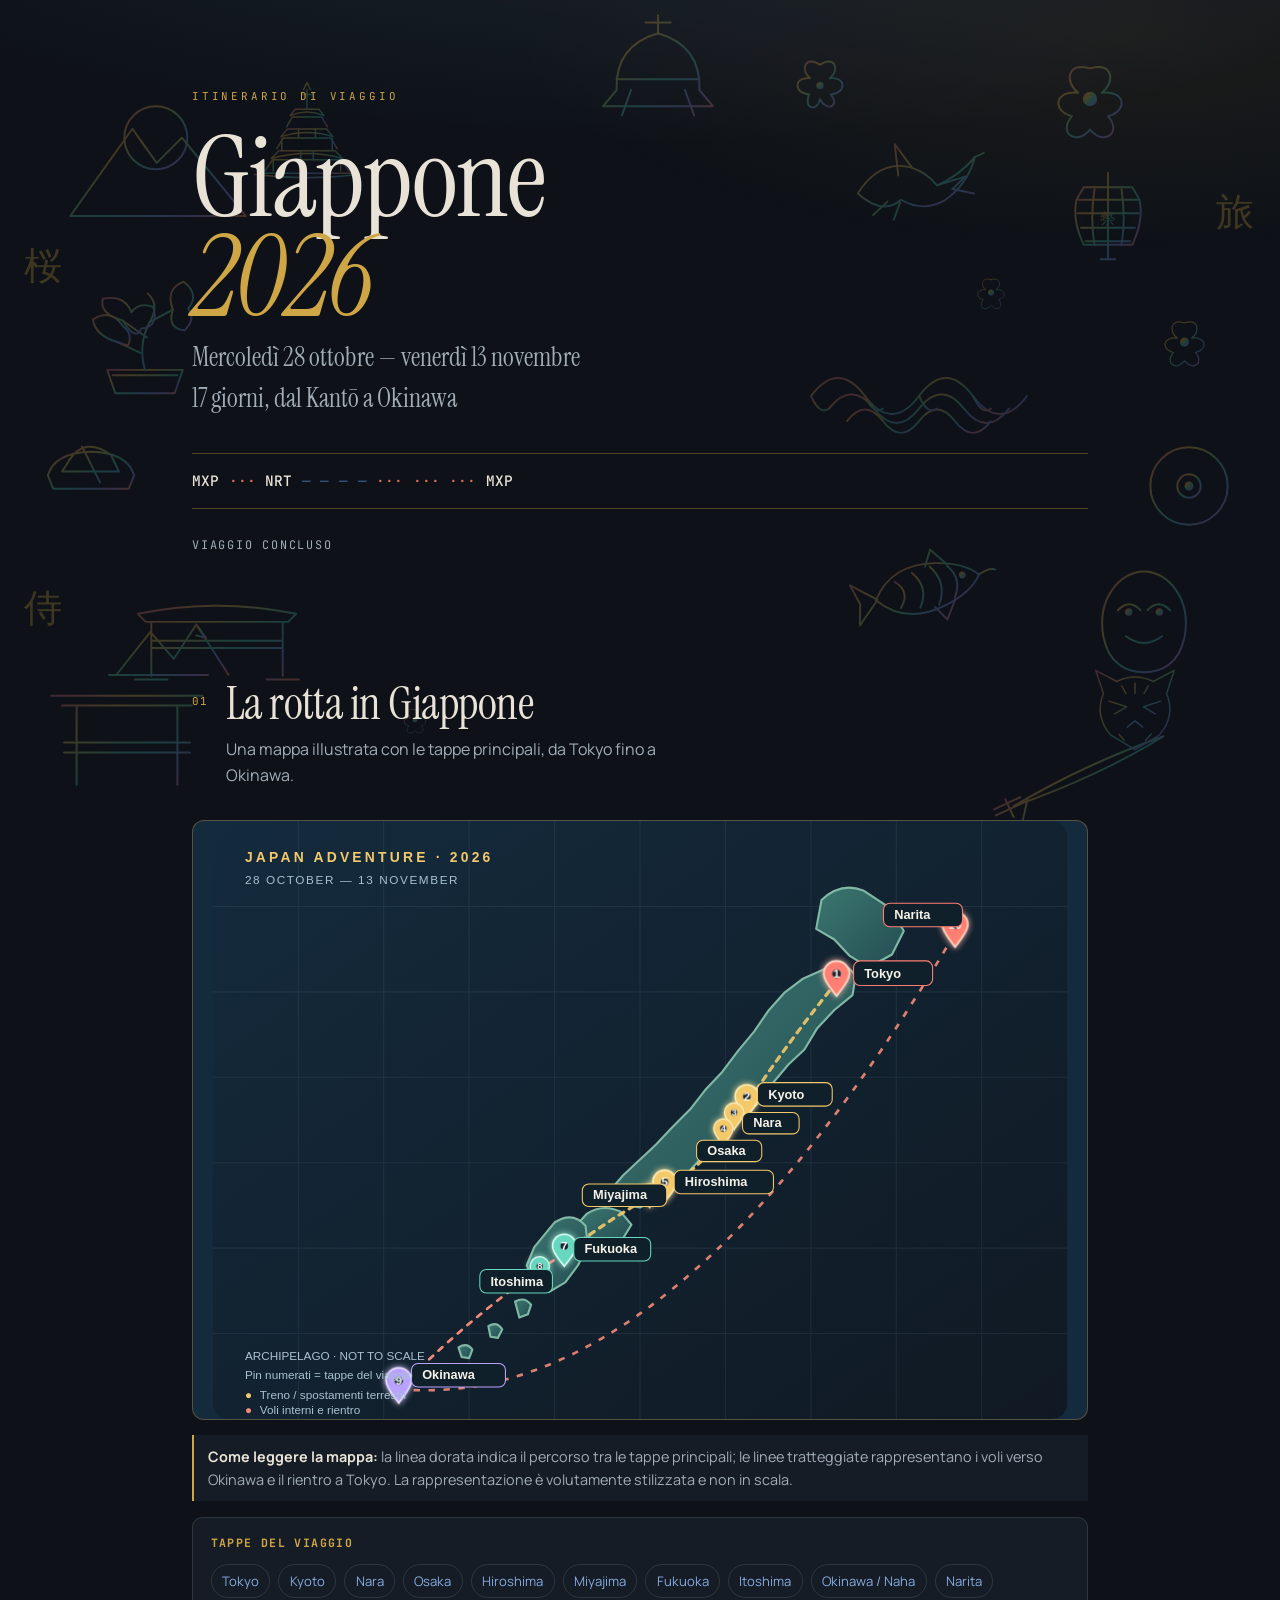
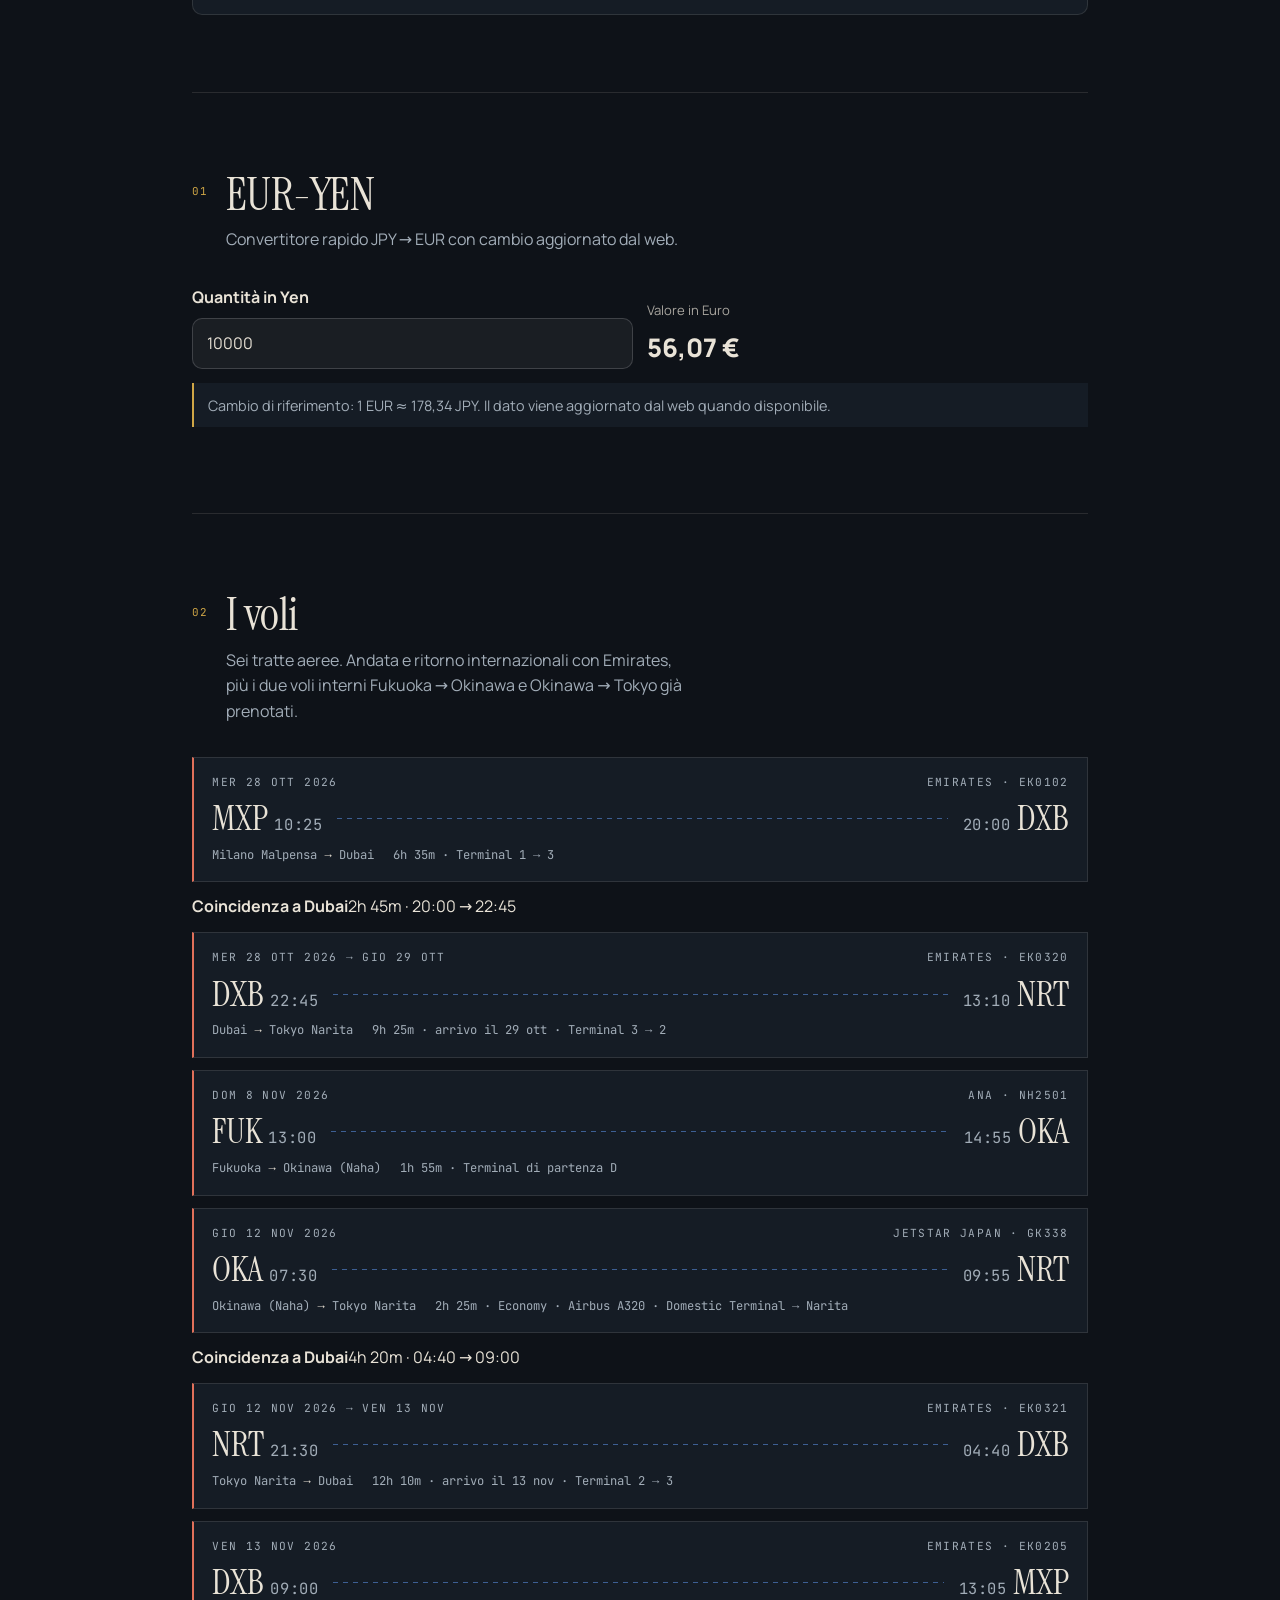
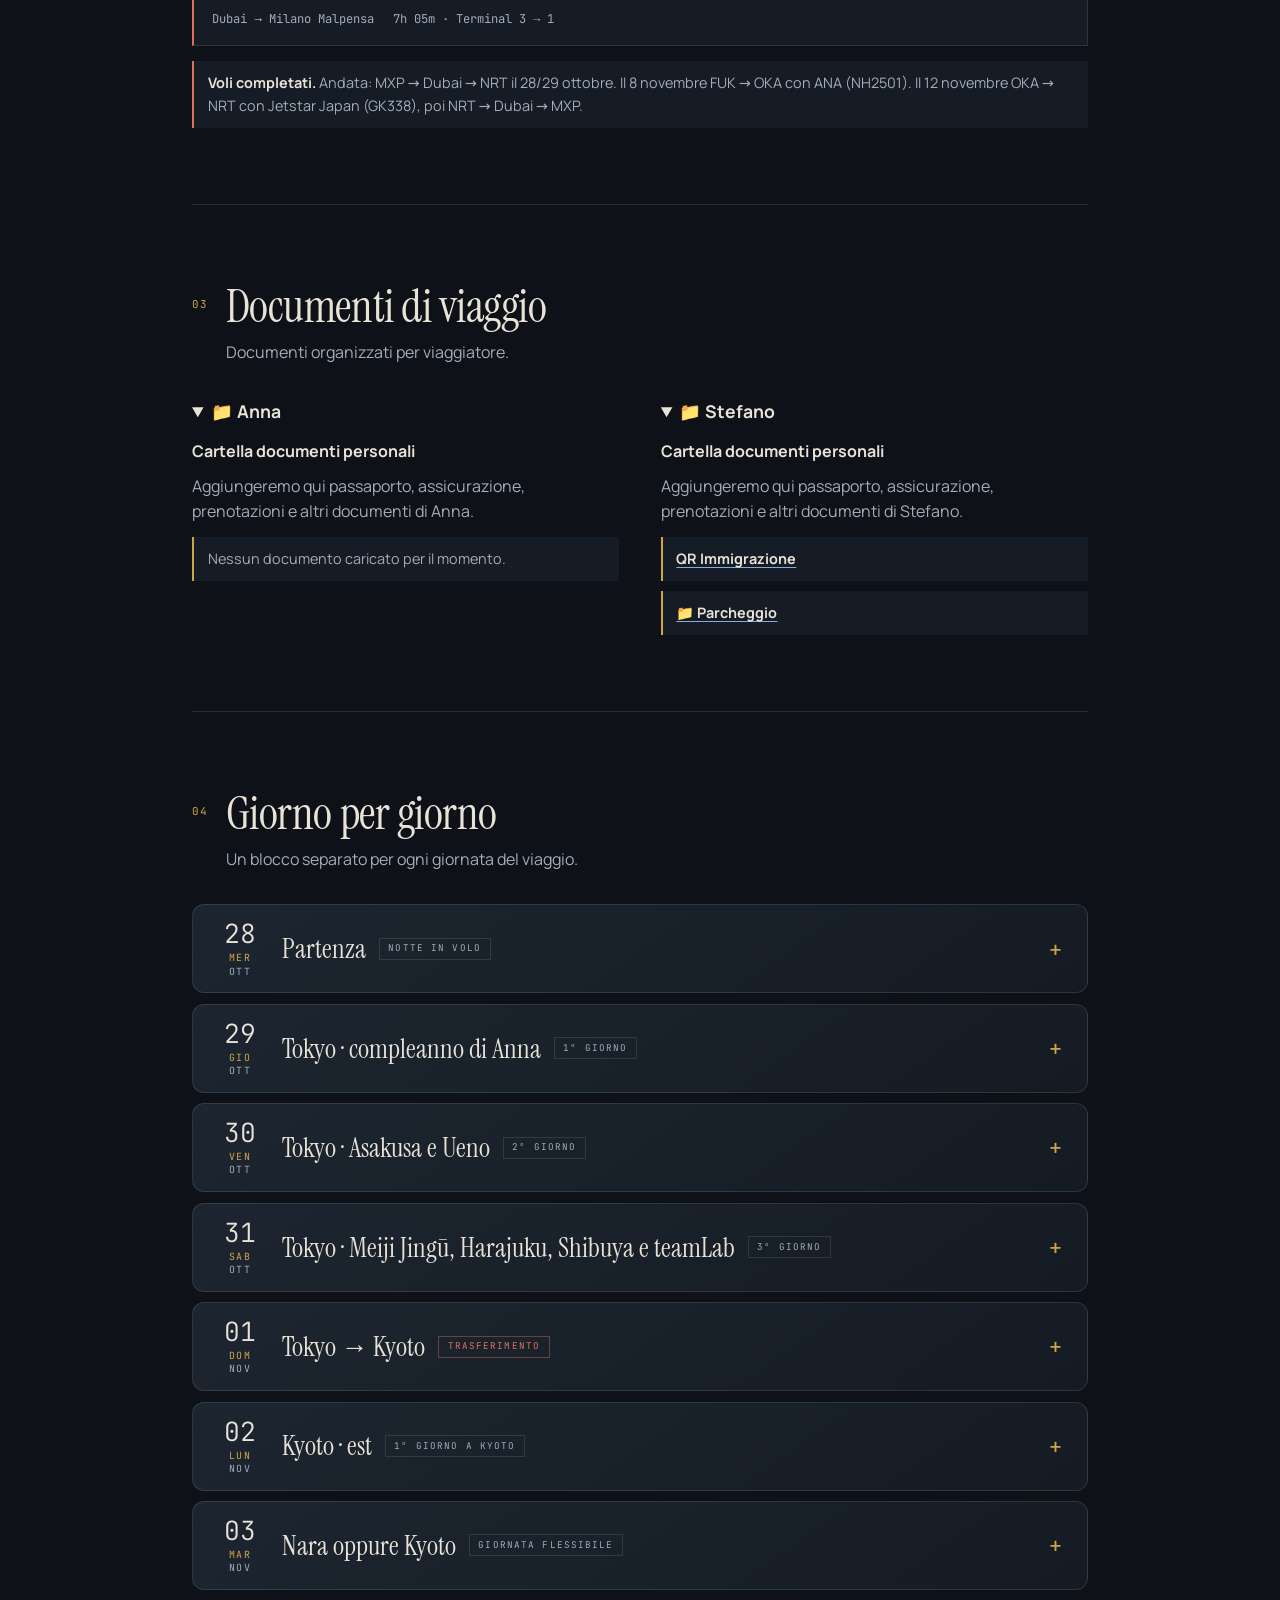
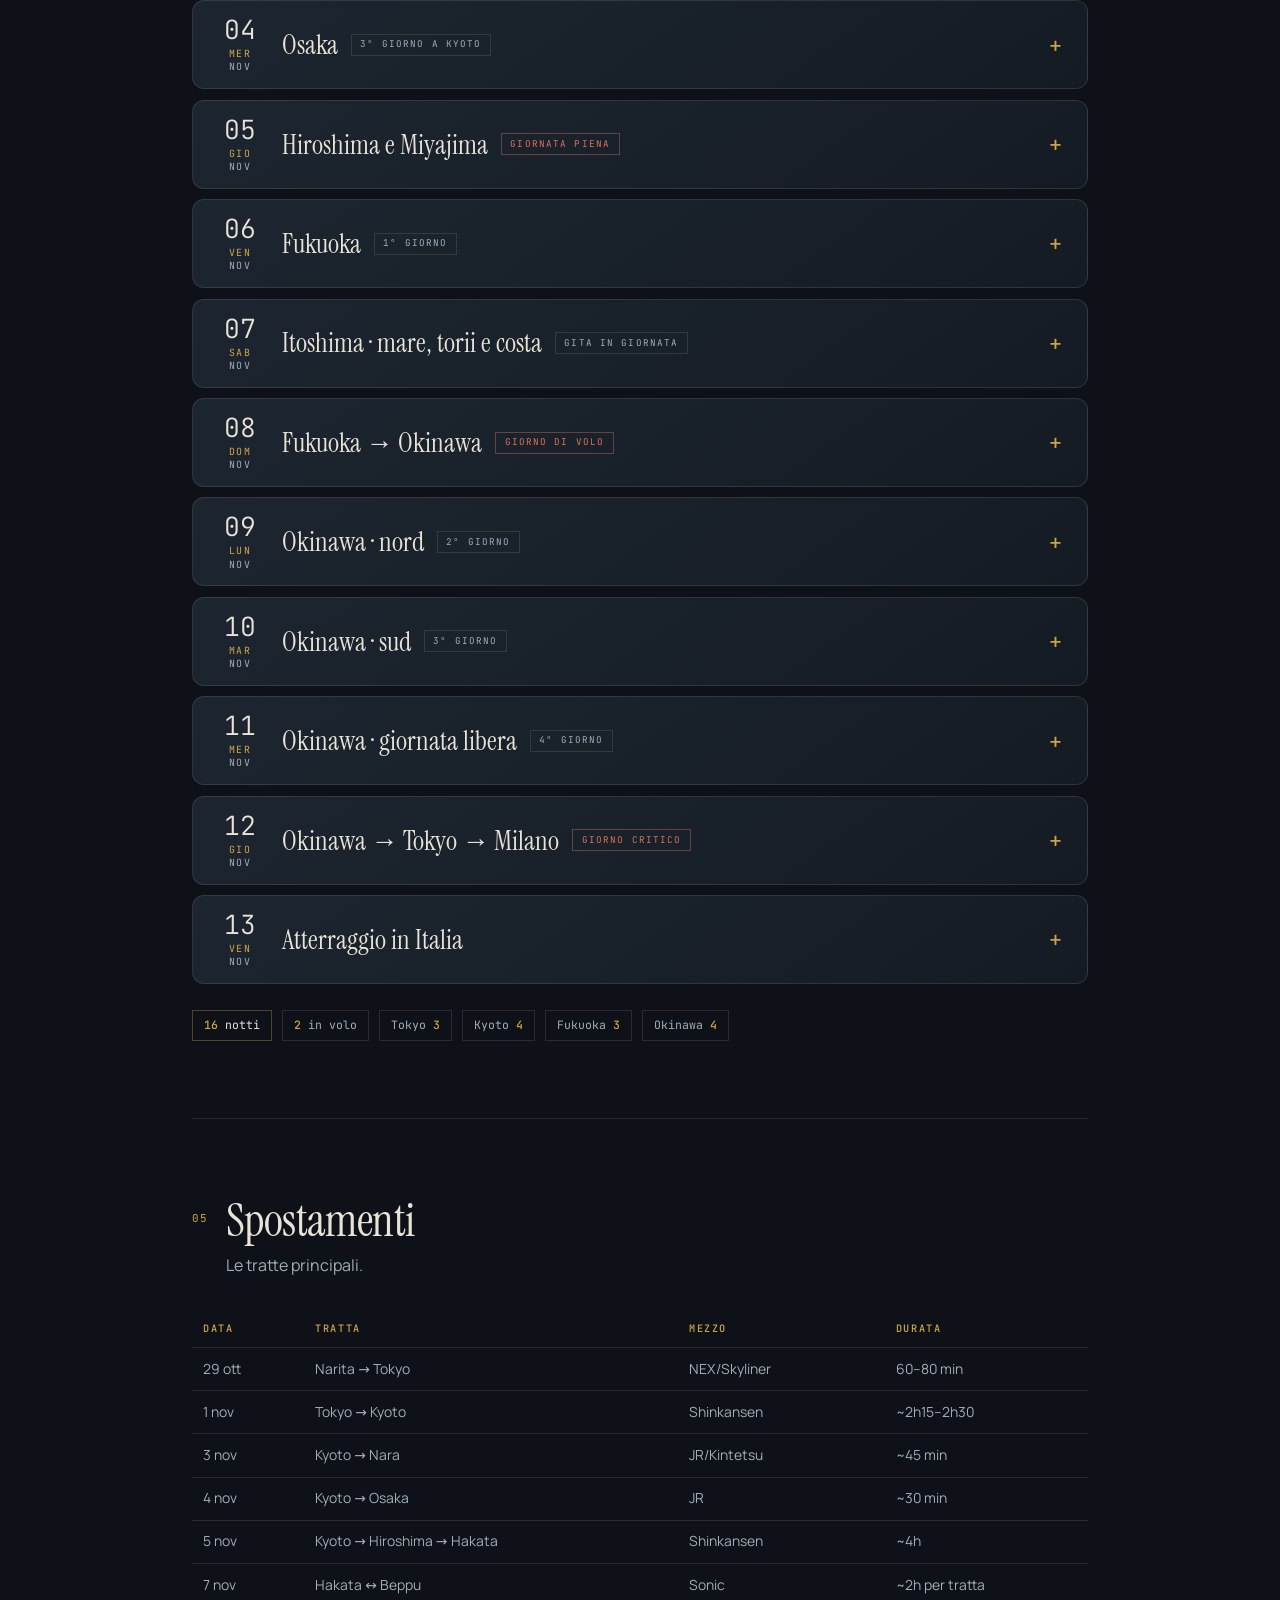
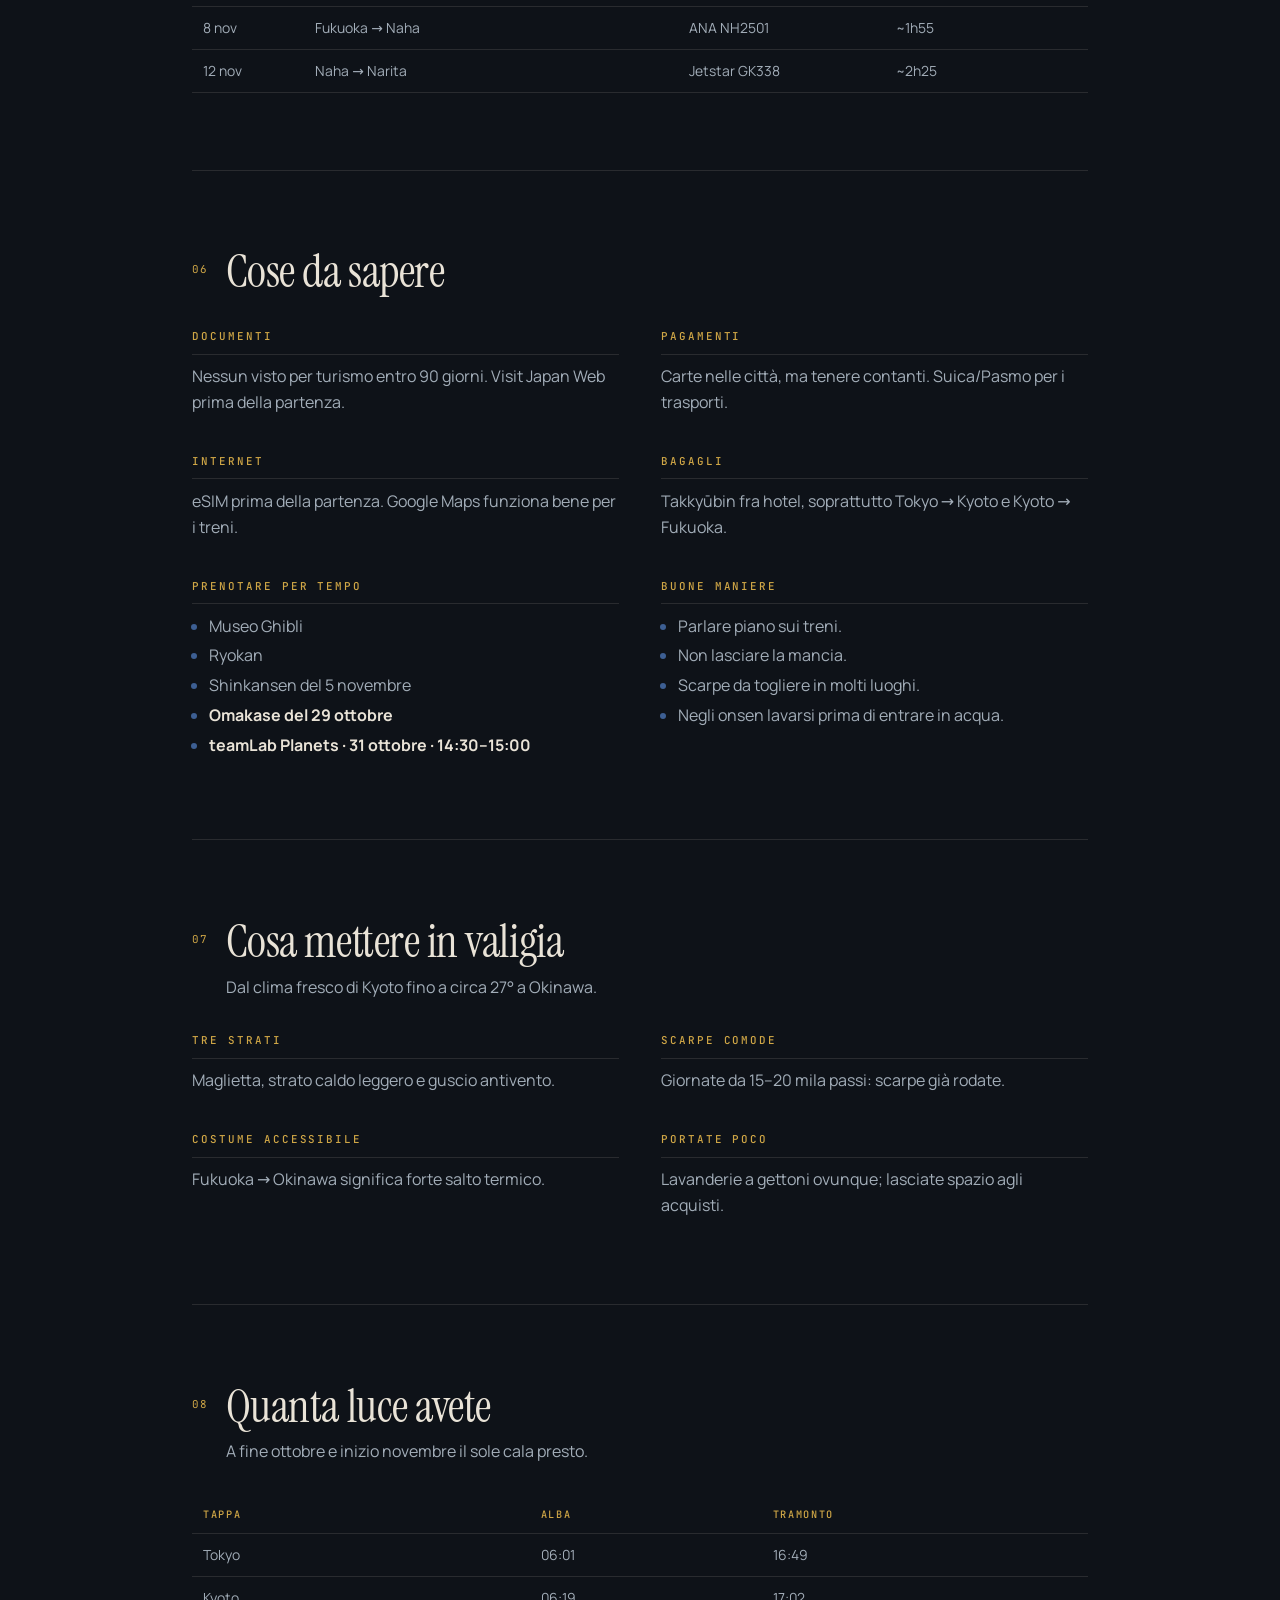
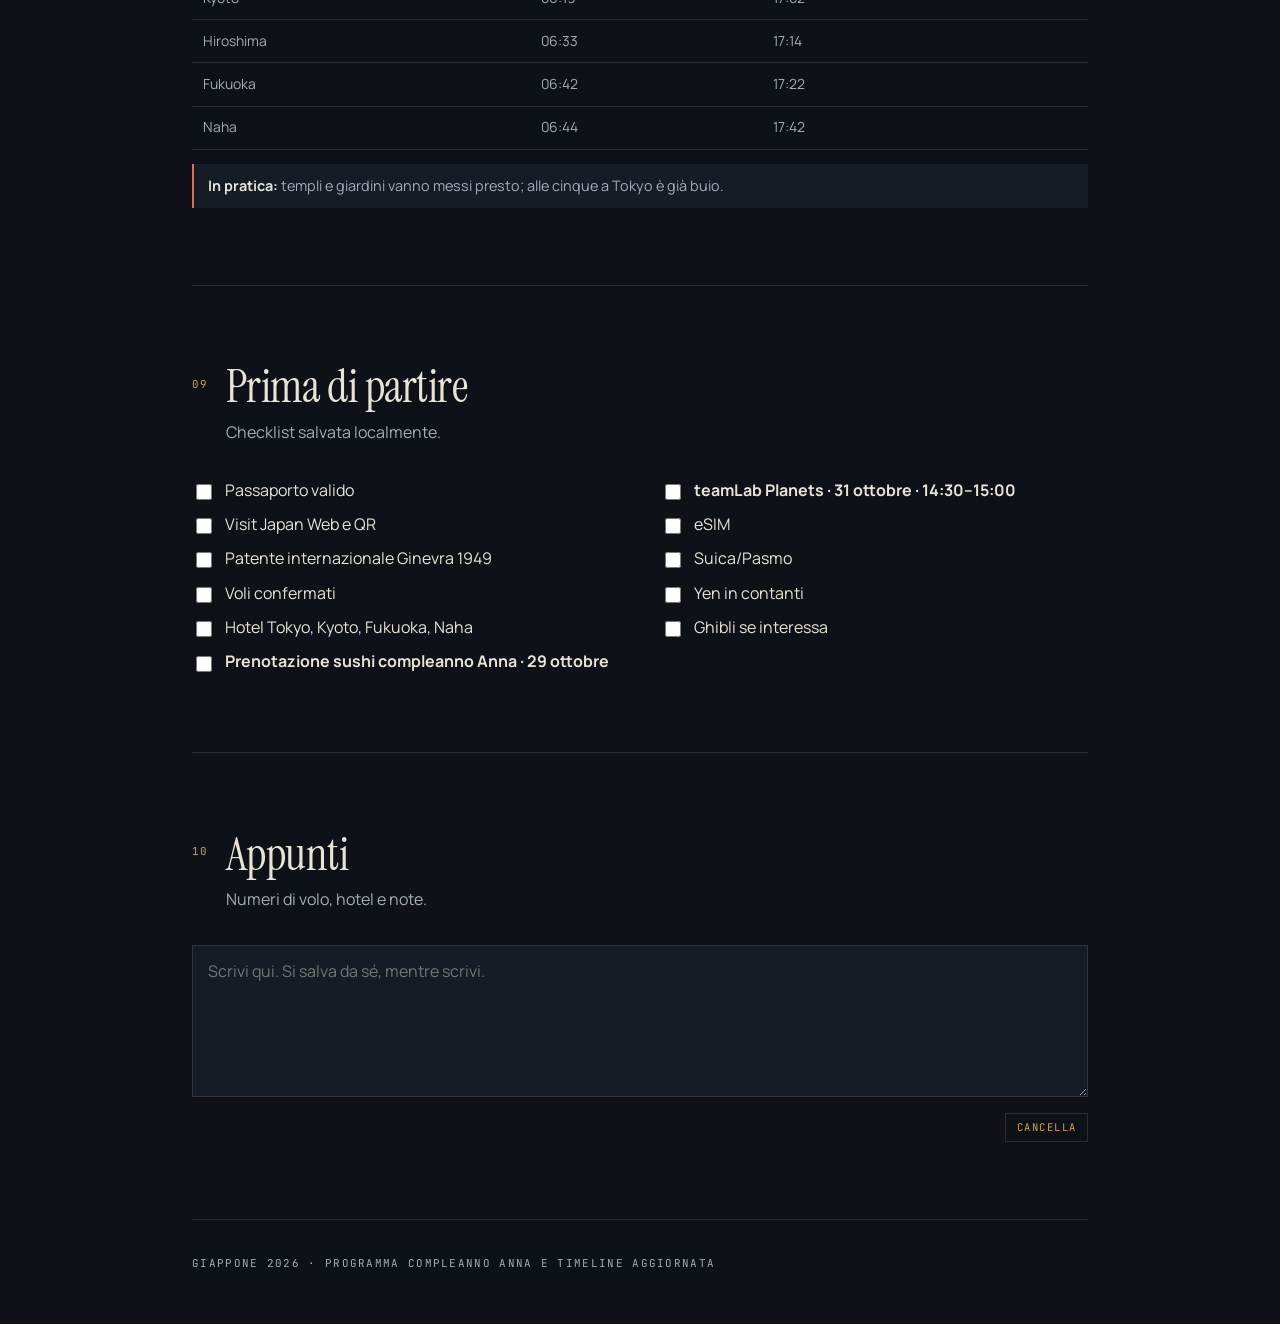
<file: index.html>
<!DOCTYPE html>
<html lang="it">
<head>
<meta charset="utf-8">
<meta name="viewport" content="width=device-width, initial-scale=1">
<meta name="theme-color" content="#0e1218">
<title>Giappone 2026 · 28 ottobre – 13 novembre</title>
<meta name="description" content="Itinerario del viaggio in Giappone: Tokyo, Kyoto, Osaka, Nara, Hiroshima, Miyajima, Fukuoka, Beppu, Okinawa.">
<link rel="stylesheet" href="assets/fonts.css">
<link rel="stylesheet" href="assets/site.css">
</head>
<body>
<svg class="japan-pattern" aria-hidden="true" viewBox="0 0 1440 1000" preserveAspectRatio="xMidYMid slice" xmlns="http://www.w3.org/2000/svg">
<defs><linearGradient id="jp-ink" x1="0" y1="0" x2="1" y2="1"><stop stop-color="#ff7f9f"/><stop offset=".28" stop-color="#f3c96b"/><stop offset=".58" stop-color="#67d7c0"/><stop offset=".82" stop-color="#9d9bff"/><stop offset="1" stop-color="#ff9b70"/></linearGradient></defs>
<g fill="none" stroke="url(#jp-ink)" stroke-width="2.2" stroke-linecap="round" stroke-linejoin="round">
<g transform="translate(72 105)"><circle cx="110" cy="48" r="35"/><path d="M15 135L84 38 111 76 139 48 210 135Z M67 62L84 38 100 61M15 135H210"/></g>
<g transform="translate(1220 110)"><path d="M0 -34C-25 -42 -29 -19 -13 -7C-39 -10 -43 13 -20 19C-36 37 -16 53 0 34C16 53 36 37 20 19C43 13 39 -10 13 -7C29 -19 25 -42 0 -34Z"/><circle r="8" fill="url(#jp-ink)" stroke="none"/></g>
<g transform="translate(1325 380) scale(.62)"><path d="M0 -34C-25 -42 -29 -19 -13 -7C-39 -10 -43 13 -20 19C-36 37 -16 53 0 34C16 53 36 37 20 19C43 13 39 -10 13 -7C29 -19 25 -42 0 -34Z"/><circle r="8" fill="url(#jp-ink)" stroke="none"/></g>
<g transform="translate(1280 690)"><path d="M-45 18C-53 -24 -27 -55 0 -55S53 -24 45 18C39 47 20 57 0 57S-39 47 -45 18Z M-29 -12Q-16 -25 -4 -12M4 -12Q16 -25 29 -12M-20 17Q0 32 20 17"/><circle cx="-17" cy="-10" r="3" fill="url(#jp-ink)"/><circle cx="17" cy="-10" r="3" fill="url(#jp-ink)"/></g>
<g transform="translate(110 520)"><path d="M-48 8Q-40 -17 0 -18Q40 -17 48 8L42 23H-42Z M-24 -9Q-7 -35 22 -15L31 4H-32Z M-10 -24L10 16"/></g>
<g transform="translate(1220 865) rotate(-25)"><path d="M-90 -8Q0 -17 94 -8Q10 2 -90 -8Z M-95 -19L-95 3M-111 -14L-79 -14M-112 -7L-79 -7M-73 -8L-90 14L-78 19"/></g>
<g transform="translate(150 820)"><path d="M-72 -36H72M-84 -47H84M-56 -36V52M56 -36V52M-70 5H70M-70 16H70"/></g>
<g transform="translate(1330 540)"><circle r="43"/><path d="M-42 0H42"/><circle r="13"/><circle r="5" fill="url(#jp-ink)" stroke="none"/></g>
<g transform="translate(740 80)"><path d="M-46 20Q-48 -29 0 -43Q48 -29 46 20L61 38H-61Z M0 -42V-63M-14 -55H14M-46 8H46M-30 20L-40 48M30 20L40 48"/></g>
<!-- Nuove illustrazioni decorative: pagoda, gru, onde, lanterna, bonsai, koi e torii -->
<g fill="none" stroke="url(#jp-ink)" stroke-width="2.1" stroke-linecap="round" stroke-linejoin="round">
  <!-- Pagoda tradizionale -->
  <g transform="translate(350 130) scale(.78)">
    <path d="M-70 80H70M-60 77L-49 61H49L60 77M-51 59Q0 45 51 59L40 48H-40Z"/>
    <path d="M-43 45L-34 30H34L43 45M-37 28Q0 16 37 28L28 17H-28Z"/>
    <path d="M-29 14L-21 0H21L29 14M-24 -2Q0 -12 24 -2L17 -11H-17Z"/>
    <path d="M0 -11V-39M-8 -32H8M-5 -39L0 -49 5 -39"/>
    <path d="M-36 31V48M36 31V48M-48 61V77M48 61V77M-9 48V61M9 48V61M-12 17V29M12 17V29"/>
    <path d="M-75 82Q0 91 75 82"/>
  </g>
  <!-- Gru giapponese in volo -->
  <g transform="translate(1030 205)">
    <path d="M-68 10Q-44 -28 -9 -19Q9 -13 20 1Q42 -8 62 -30Q54 0 28 18Q4 31 -20 17Q-40 35 -68 10Z"/>
    <path d="M20 1L52 -9 37 5 61 10M-8 -19L-27 -45 -23 -10M-35 19L-51 34M-21 20L-28 39"/>
    <path d="M61 -30L72 -35"/>
  </g>
  <!-- Onde seigaiha -->
  <g transform="translate(1030 440)" opacity=".9">
    <path d="M-120 0Q-90 -40 -60 0T0 0T60 0T120 0"/>
    <path d="M-100 14Q-75 -18 -50 14T0 14T50 14T100 14"/>
    <path d="M-80 28Q-60 2 -40 28T0 28T40 28T80 28"/>
    <path d="M-120 0Q-110 22 -100 14M-60 0Q-50 22 -40 14M0 0Q10 22 20 14M60 0Q70 22 80 14"/>
  </g>
  <!-- Lanterna chochin -->
  <g transform="translate(1240 245)">
    <path d="M0 -53V-36M-27 -37H27L35 -23Q40 0 27 27H-27Q-40 0 -35 -23Z"/>
    <path d="M-35 -23H35M-34 -8H34M-30 8H30M-25 23H25M0 -36V27M-15 -35Q-20 -2 -15 27M15 -35Q20 -2 15 27M0 27V43M-8 43H8"/>
    <text x="0" y="4" text-anchor="middle" fill="url(#jp-ink)" stroke="none" font-size="18" font-family="serif">祭</text>
  </g>
  <!-- Bonsai in vaso -->
  <g transform="translate(170 380)">
    <path d="M-42 31H42L33 57H-33Z M-36 37H36"/>
    <path d="M0 31Q-8 3 5 -22Q17 -41 3 -54M2 -5L-25 -24M5 -22L31 -36M-5 12L-31 0"/>
    <path d="M-25 -24Q-51 -31 -47 -48Q-23 -53 -15 -33Q-7 -45 9 -39Q16 -17 -4 -15Q-10 0 -25 -24Z"/>
    <path d="M31 -36Q22 -59 43 -67Q61 -53 48 -37Q57 -26 44 -13Q24 -15 31 -36Z"/>
    <path d="M-31 0Q-55 -7 -58 -25Q-38 -38 -24 -17Q-13 -9 -19 4Z"/>
  </g>
  <!-- Koi stilizzato -->
  <g transform="translate(1050 650) rotate(-14)">
    <path d="M-70 0Q-44 -35 4 -24Q35 -17 48 0Q35 17 4 24Q-44 35 -70 0Z"/>
    <path d="M-68 0L-94 -23 -88 0 -94 23Z M-8 -23L2 -40 16 -20M-8 23L2 40 16 20"/>
    <circle cx="30" cy="-4" r="2.8" fill="url(#jp-ink)"/>
    <path d="M-45 -15Q-30 0 -45 15M-24 -20Q-9 0 -24 20M-3 -22Q12 0 -3 22M16 -18Q29 0 16 18"/>
    <path d="M48 0Q61 -5 67 -1"/>
  </g>
  <!-- Torii con monti sullo sfondo -->
  <g transform="translate(250 690)">
    <path d="M-88 -8Q0 -26 88 -8L79 1H-79Z M-73 1V61M73 1V61M-91 65H-55M55 65H91M-73 22H73M-73 30H73"/>
    <path d="M-112 60L-74 12 -48 42 -23 4 13 60M-120 60H-10"/>
    <path d="M-23 4L-12 19 -23 16"/>
  </g>
  <!-- Maschera kitsune -->
  <g transform="translate(1270 790) scale(.78)">
    <path d="M-45 -25L-56 -58 -26 -42Q0 -55 26 -42L56 -58 45 -25Q58 7 35 34L0 55 -35 34Q-58 7 -45 -25Z"/>
    <path d="M-37 -14L-12 -6 -29 4M37 -14L12 -6 29 4M-11 23L0 14 11 23M-19 -36L-13 -25M19 -36L13 -25M0 -40V-25"/>
    <path d="M-23 33L-15 42M23 33L15 42"/>
  </g>
  <!-- Piccoli sakura e petali sparsi -->
  <g transform="translate(920 95)">
    <path d="M0 -23C-16 -34 -23 -18 -11 -8C-29 -10 -30 8 -12 10C-19 26 -3 30 0 15C7 30 23 23 12 10C30 8 29 -10 11 -8C23 -18 16 -34 0 -23Z"/>
    <circle r="4" fill="url(#jp-ink)" stroke="none"/>
  </g>
  <g transform="translate(1110 325) scale(.42)"><path d="M0 -34C-25 -42 -29 -19 -13 -7C-39 -10 -43 13 -20 19C-36 37 -16 53 0 34C16 53 36 37 20 19C43 13 39 -10 13 -7C29 -19 25 -42 0 -34Z"/><circle r="8" fill="url(#jp-ink)" stroke="none"/></g>
  <g transform="translate(470 800) scale(.34)"><path d="M0 -34C-25 -42 -29 -19 -13 -7C-39 -10 -43 13 -20 19C-36 37 -16 53 0 34C16 53 36 37 20 19C43 13 39 -10 13 -7C29 -19 25 -42 0 -34Z"/><circle r="8" fill="url(#jp-ink)" stroke="none"/></g>
</g>
</g><g fill="#f3c96b" font-family="serif" font-size="42"><text x="35" y="310">桜</text><text x="1360" y="250">旅</text><text x="665" y="950">日本</text><text x="35" y="690">侍</text></g>
</svg>
<div class="wrap">
<header class="hero"><p class="eyebrow">Itinerario di viaggio</p><h1>Giappone<br><em>2026</em></h1><p class="dates">Mercoledì 28 ottobre — venerdì 13 novembre<br>17 giorni, dal Kantō a Okinawa</p><div class="routestrip"><b>MXP</b><i class="air">···</i><b>NRT</b><i>—</i><i>—</i><i>—</i><i>—</i><i class="air">···</i><i class="air">···</i><i class="air">···</i><b>MXP</b></div><p class="counter" id="counter"></p></header>
<section id="mappa-viaggio">
<div class="shead"><span class="idx">01</span><div><h2>La rotta in Giappone</h2><p>Una mappa illustrata con le tappe principali, da Tokyo fino a Okinawa.</p></div></div>
<div class="map-frame illustrated-map" role="img" aria-label="Mappa stilizzata del percorso in Giappone con Tokyo, Kyoto, Nara, Osaka, Hiroshima, Miyajima, Fukuoka, Itoshima e Okinawa evidenziate">
<svg viewBox="0 0 800 560" width="100%" height="100%" style="display:block;width:100%;height:100%;min-height:320px" preserveAspectRatio="xMidYMid meet" xmlns="http://www.w3.org/2000/svg" aria-labelledby="map-title map-desc">
<title id="map-title">Il nostro itinerario in Giappone</title><desc id="map-desc">Mappa illustrata dell'arcipelago giapponese con pin per Tokyo, Kyoto, Nara, Osaka, Hiroshima, Miyajima, Fukuoka, Itoshima, Okinawa e Narita.</desc>
<defs>
 <linearGradient id="mapSea" x1="0" y1="0" x2="1" y2="1"><stop stop-color="#142b3d"/><stop offset="1" stop-color="#101923"/></linearGradient>
 <linearGradient id="mapLand" x1="0" y1="0" x2="1" y2="1"><stop stop-color="#3b7770"/><stop offset="1" stop-color="#244d52"/></linearGradient>
 <filter id="pinGlow" x="-80%" y="-80%" width="260%" height="260%"><feGaussianBlur stdDeviation="3" result="b"/><feMerge><feMergeNode in="b"/><feMergeNode in="SourceGraphic"/></feMerge></filter>
</defs>
<rect width="800" height="560" rx="14" fill="url(#mapSea)"/>
<g fill="none" stroke="#7193a4" stroke-width="1" opacity=".13"><path d="M0 80H800M0 160H800M0 240H800M0 320H800M0 400H800M0 480H800M80 0V560M160 0V560M240 0V560M320 0V560M400 0V560M480 0V560M560 0V560M640 0V560M720 0V560"/></g>
<text x="30" y="38" fill="#f3c96b" font-family="sans-serif" font-size="13" font-weight="700" letter-spacing="3">JAPAN ADVENTURE · 2026</text>
<text x="30" y="59" fill="#a9c2d1" font-family="sans-serif" font-size="11" letter-spacing="1.5">28 OCTOBER — 13 NOVEMBER</text>
<!-- Sagome semplificate ma riconoscibili delle quattro isole principali -->
<g fill="url(#mapLand)" stroke="#80b7a5" stroke-width="2" stroke-linejoin="round">
 <!-- Hokkaido -->
 <path d="M570 74 Q588 57 609 65 L635 82 647 103 636 125 614 137 596 126 582 111 565 101Z"/>
 <!-- Honshu: lungo arco nord-est / sud-ovest -->
 <path d="M572 139 Q590 128 602 145 L599 163 582 177 566 194 554 214 539 228 523 247 510 265 491 281 474 300 456 317 439 336 421 351 400 362 381 359 372 346 384 332 399 318 415 303 430 287 447 270 461 252 477 235 492 215 507 197 520 178 535 161 552 148Z"/>
 <!-- Shikoku -->
 <path d="M350 368 Q365 358 382 366 L392 378 384 391 365 396 349 388 341 378Z"/>
 <!-- Kyushu -->
 <path d="M320 376 Q337 365 349 379 L351 397 342 416 330 432 315 441 300 433 294 416 301 399Z"/>
 <!-- Okinawa / Ryukyu chain -->
 <path d="M283 450 Q292 445 298 453 L295 462 287 465Z"/>
 <path d="M258 473 Q266 468 271 476 L267 484 260 483Z"/>
 <path d="M230 493 Q238 488 243 495 L240 503 233 502Z"/>
 <path d="M200 512 Q209 506 215 514 L210 522 203 521Z"/>
 <path d="M165 528 Q176 521 182 530 L177 539 168 538Z"/>
</g>
<!-- Rotta terrestre principale, tenuta sottile per non confondere la cartografia -->
<path d="M584 151 Q540 205 500 265 T423 345" fill="none" stroke="#f3c96b" stroke-width="3" stroke-linecap="round" stroke-dasharray="5 6" opacity=".9"/>
<path d="M423 345 Q380 366 329 405" fill="none" stroke="#f3c96b" stroke-width="3" stroke-linecap="round" stroke-dasharray="5 6" opacity=".9"/>
<path d="M329 405 Q250 455 174 532" fill="none" stroke="#f18a78" stroke-width="2.5" stroke-linecap="round" stroke-dasharray="5 7"/>
<path d="M174 532 Q430 555 695 105" fill="none" stroke="#f18a78" stroke-width="2.5" stroke-dasharray="6 8" opacity=".9"/>
<!-- Pin -->
<g font-family="sans-serif" font-size="11" font-weight="700" text-anchor="middle" filter="url(#pinGlow)">
 <g transform="translate(584 151)"><path d="M0 13C-4 7 -12 -1 -12 -8A12 12 0 1 1 12 -8C12 -1 4 7 0 13Z" fill="#ff7f73" stroke="#ffe3ce" stroke-width="1.5"/><circle cy="-8" r="4" fill="#17232e"/><text x="0" y="-4" fill="#fff">1</text></g>
 <g transform="translate(500 265)"><path d="M0 12C-4 6 -11 0 -11 -7A11 11 0 1 1 11 -7C11 0 4 6 0 12Z" fill="#f3c96b" stroke="#fff0bc" stroke-width="1.5"/><circle cy="-7" r="3.5" fill="#17232e"/><text x="0" y="-3.5" fill="#fff">2</text></g>
 <g transform="translate(488 279)"><path d="M0 10C-3 5 -9 0 -9 -6A9 9 0 1 1 9 -6C9 0 3 5 0 10Z" fill="#f3c96b" stroke="#fff0bc" stroke-width="1.2"/><circle cy="-6" r="3" fill="#17232e"/><text x="0" y="-3" fill="#fff" font-size="9">3</text></g>
 <g transform="translate(478 294)"><path d="M0 10C-3 5 -9 0 -9 -6A9 9 0 1 1 9 -6C9 0 3 5 0 10Z" fill="#f3c96b" stroke="#fff0bc" stroke-width="1.2"/><circle cy="-6" r="3" fill="#17232e"/><text x="0" y="-3" fill="#fff" font-size="9">4</text></g>
 <g transform="translate(423 345)"><path d="M0 12C-4 6 -11 0 -11 -7A11 11 0 1 1 11 -7C11 0 4 6 0 12Z" fill="#f3c96b" stroke="#fff0bc" stroke-width="1.5"/><circle cy="-7" r="3.5" fill="#17232e"/><text x="0" y="-3.5" fill="#fff">5</text></g>
 <g transform="translate(409 353)"><path d="M0 9C-3 4 -8 0 -8 -5A8 8 0 1 1 8 -5C8 0 3 4 0 9Z" fill="#f3c96b" stroke="#fff0bc" stroke-width="1.2"/><circle cy="-5" r="2.8" fill="#17232e"/><text x="0" y="-2" fill="#fff" font-size="8">6</text></g>
 <g transform="translate(329 405)"><path d="M0 12C-4 6 -11 0 -11 -7A11 11 0 1 1 11 -7C11 0 4 6 0 12Z" fill="#67d7c0" stroke="#d7fff4" stroke-width="1.5"/><circle cy="-7" r="3.5" fill="#17232e"/><text x="0" y="-3.5" fill="#fff">7</text></g>
 <g transform="translate(306 423)"><path d="M0 10C-3 5 -9 0 -9 -6A9 9 0 1 1 9 -6C9 0 3 5 0 10Z" fill="#67d7c0" stroke="#d7fff4" stroke-width="1.2"/><circle cy="-6" r="3" fill="#17232e"/><text x="0" y="-3" fill="#fff" font-size="9">8</text></g>
 <g transform="translate(174 532)"><path d="M0 13C-4 7 -12 -1 -12 -8A12 12 0 1 1 12 -8C12 -1 4 7 0 13Z" fill="#b9a2ff" stroke="#eee7ff" stroke-width="1.5"/><circle cy="-8" r="4" fill="#17232e"/><text x="0" y="-4" fill="#fff">9</text></g>
 <g transform="translate(695 105)"><path d="M0 13C-4 7 -12 -1 -12 -8A12 12 0 1 1 12 -8C12 -1 4 7 0 13Z" fill="#ff7f73" stroke="#ffe3ce" stroke-width="1.5"/><circle cy="-8" r="4" fill="#17232e"/><text x="0" y="-4" fill="#fff">10</text></g>
</g>
<!-- Etichette con fondi opachi per leggibilità -->
<g font-family="sans-serif" font-size="12" font-weight="700" fill="#f4f1e8">
 <g><rect x="600" y="131" width="74" height="23" rx="6" fill="#10202a" stroke="#ff7f73"/><text x="610" y="147">Tokyo</text></g>
 <g><rect x="510" y="245" width="70" height="22" rx="6" fill="#10202a" stroke="#f3c96b"/><text x="520" y="260">Kyoto</text></g>
 <g><rect x="496" y="273" width="53" height="20" rx="6" fill="#10202a" stroke="#f3c96b"/><text x="506" y="287">Nara</text></g>
 <g><rect x="453" y="299" width="61" height="20" rx="6" fill="#10202a" stroke="#f3c96b"/><text x="463" y="313">Osaka</text></g>
 <g><rect x="432" y="327" width="93" height="22" rx="6" fill="#10202a" stroke="#f3c96b"/><text x="442" y="342">Hiroshima</text></g>
 <g><rect x="346" y="340" width="79" height="21" rx="6" fill="#10202a" stroke="#f3c96b"/><text x="356" y="354">Miyajima</text></g>
 <g><rect x="338" y="390" width="72" height="22" rx="6" fill="#10202a" stroke="#67d7c0"/><text x="348" y="405">Fukuoka</text></g>
 <g><rect x="250" y="420" width="68" height="22" rx="6" fill="#10202a" stroke="#67d7c0"/><text x="260" y="435">Itoshima</text></g>
 <g><rect x="186" y="508" width="88" height="22" rx="6" fill="#10202a" stroke="#b9a2ff"/><text x="196" y="523">Okinawa</text></g>
 <g><rect x="628" y="77" width="74" height="22" rx="6" fill="#10202a" stroke="#ff7f73"/><text x="638" y="92">Narita</text></g>
</g>
<g font-family="sans-serif" font-size="11" fill="#a9c2d1"><text x="30" y="505">ARCHIPELAGO · NOT TO SCALE</text><text x="30" y="523">Pin numerati = tappe del viaggio</text><text x="30" y="541" fill="#f3c96b">●</text><text x="44" y="541">Treno / spostamenti terrestri</text><text x="30" y="555" fill="#f18a78">●</text><text x="44" y="555">Voli interni e rientro</text></g>
</svg></div>
<p class="note tip"><b>Come leggere la mappa:</b> la linea dorata indica il percorso tra le tappe principali; le linee tratteggiate rappresentano i voli verso Okinawa e il rientro a Tokyo. La rappresentazione è volutamente stilizzata e non in scala.</p>
<div class="map-pins"><b>Tappe del viaggio</b><div class="map-pin-links"><a href="https://www.google.com/maps/search/?api=1&query=Tokyo%2C%20Japan" target="_blank" rel="noopener noreferrer">Tokyo</a><a href="https://www.google.com/maps/search/?api=1&query=Kyoto%2C%20Japan" target="_blank" rel="noopener noreferrer">Kyoto</a><a href="https://www.google.com/maps/search/?api=1&query=Nara%2C%20Japan" target="_blank" rel="noopener noreferrer">Nara</a><a href="https://www.google.com/maps/search/?api=1&query=Osaka%2C%20Japan" target="_blank" rel="noopener noreferrer">Osaka</a><a href="https://www.google.com/maps/search/?api=1&query=Hiroshima%2C%20Japan" target="_blank" rel="noopener noreferrer">Hiroshima</a><a href="https://www.google.com/maps/search/?api=1&query=Miyajima%2C%20Japan" target="_blank" rel="noopener noreferrer">Miyajima</a><a href="https://www.google.com/maps/search/?api=1&query=Fukuoka%2C%20Japan" target="_blank" rel="noopener noreferrer">Fukuoka</a><a href="https://www.google.com/maps/search/?api=1&query=Itoshima%2C%20Fukuoka%2C%20Japan" target="_blank" rel="noopener noreferrer">Itoshima</a><a href="https://www.google.com/maps/search/?api=1&query=Naha%2C%20Okinawa%2C%20Japan" target="_blank" rel="noopener noreferrer">Okinawa / Naha</a><a href="https://www.google.com/maps/search/?api=1&query=Narita%20International%20Airport%2C%20Japan" target="_blank" rel="noopener noreferrer">Narita</a></div></div></section><section id="voli"><div class="shead"><span class="idx">01</span><div><h2>I voli</h2><p>Le tratte confermate del viaggio.</p></div></div><div class="flights">
<article class="flight reveal"><div class="flight-top"><span>Mer 28 ott</span><span>Emirates EK0102</span></div><div class="flight-mid"><span class="code">MXP <span class="mono">10:25</span></span><span class="span"></span><span class="code"><span class="mono">20:00</span> DXB</span></div><div class="flight-bot"><span>Milano Malpensa → Dubai</span><span>Emirates</span></div></article>
<article class="flight reveal"><div class="flight-top"><span>Mer 28 → gio 29 ott</span><span>Emirates EK0320</span></div><div class="flight-mid"><span class="code">DXB <span class="mono">22:45</span></span><span class="span"></span><span class="code"><span class="mono">13:10</span> NRT</span></div><div class="flight-bot"><span>Dubai → Tokyo Narita</span><span>Terminal 2</span></div></article>
<article class="flight reveal"><div class="flight-top"><span>Dom 8 nov</span><span>ANA NH2501</span></div><div class="flight-mid"><span class="code">FUK <span class="mono">13:00</span></span><span class="span"></span><span class="code"><span class="mono">14:55</span> OKA</span></div><div class="flight-bot"><span>Fukuoka → Naha</span><span>volo interno</span></div></article>
<article class="flight reveal"><div class="flight-top"><span>Gio 12 nov</span><span>Jetstar Japan GK338</span></div><div class="flight-mid"><span class="code">OKA <span class="mono">07:30</span></span><span class="span"></span><span class="code"><span class="mono">09:55</span> NRT</span></div><div class="flight-bot"><span>Naha → Tokyo Narita</span><span>mattina</span></div></article>
<article class="flight reveal"><div class="flight-top"><span>Gio 12 → ven 13 nov</span><span>Emirates EK0321</span></div><div class="flight-mid"><span class="code">NRT <span class="mono">21:30</span></span><span class="span"></span><span class="code"><span class="mono">04:40</span> DXB</span></div><div class="flight-bot"><span>Tokyo Narita → Dubai</span><span>notte in volo</span></div></article>
<article class="flight reveal"><div class="flight-top"><span>Ven 13 nov</span><span>Emirates EK0205</span></div><div class="flight-mid"><span class="code">DXB <span class="mono">09:00</span></span><span class="span"></span><span class="code"><span class="mono">13:05</span> MXP</span></div><div class="flight-bot"><span>Dubai → Milano Malpensa</span><span>atterraggio 13/11</span></div></article>
</div><p class="note warn"><b>12 novembre:</b> il volo Okinawa → Tokyo arriva a Narita alle 09:55 e il volo Emirates parte da Narita alle 21:30. Nessun cambio di aeroporto.</p></section>
<section id="itinerario"><div class="shead"><span class="idx">02</span><div><h2>Giorno per giorno</h2><p>Un blocco separato per ogni giornata del viaggio.</p></div></div><div class="days">
<article class="day air reveal"><div class="day-mark"><span class="dnum">28</span><span class="dwd">mer</span><span class="dmon">ott</span></div><div class="day-body"><div class="day-head"><h3>Partenza</h3><span class="tag">notte in volo</span></div><ul><li>Partenza da Malpensa.</li><li>Emirates via Dubai verso Tokyo.</li><li>Visit Japan Web compilato prima di partire.</li></ul><p class="leg air"><span class="m">Volo</span> MXP → DXB → NRT</p></div></article>

<article class="day reveal"><div class="day-mark"><span class="dnum">29</span><span class="dwd">gio</span><span class="dmon">ott</span></div><div class="day-body"><div class="day-head"><h3>Tokyo  · compleanno di Anna</h3><span class="tag">1° giorno</span></div><ul><li><b>13:10:</b> arrivo a Narita.</li><li><b>Dopo le 15:00:</b> check-in Airbnb: <a href="https://maps.app.goo.gl/vxAHFaiLtZaZGuXB6?g_st=iw" target="_blank" rel="noopener noreferrer"><b>1-chōme-16-2 Kotobuki, Taito City, Tokyo 111-0042</b></a>. Codice prenotazione <b>HM9W9X2JWM</b>.</li></ul><div class="note tip birthday-plan"><b>COMPLEANNO DI ANNA · programma</b><ul><li><b>15:00–15:45 · Check-in Airbnb:</b> bagagli, doccia e pausa dopo il volo.</li><li><b>16:00–16:40 · Asakusa:</b> Kaminarimon → Nakamise-dōri → Sensō-ji.</li><li><b>16:40–17:15 · Tramonto sul Sumida:</b> passeggiata verso il fiume e vista sul Tokyo Skytree. Tramonto circa 16:49.</li><li><b>17:15–18:15 · Brindisi:</b> aperitivo/drink tranquillo in zona Asakusa.</li><li><b>18:30–20:30 · Cena di sushi:</b> serata speciale con <b>omakase</b>. Opzioni da valutare: <b>Sushi Kanesho</b> oppure <b>Sushi Oku</b>. Prenotare in anticipo.</li><li><b>20:30–21:30 · Dopo cena:</b> passeggiata serale tra Asakusa e il Sumida, con Sensō-ji e Skytree illuminati.</li></ul><p><b>Scelta consigliata:</b> restare ad Asakusa per tutto il pomeriggio, senza correre dall'altra parte di Tokyo appena arrivati.</p><p><b>Nota prenotazione:</b> segnalare che è il compleanno di Anna e chiedere, se possibile, un piccolo dessert o una sorpresa.</p></div><p class="note warn"><b>Il sole tramonta alle 16:49.</b> Le attività all'aperto del compleanno sono quindi concentrate prima del tramonto.</p><div class="note tip shop-suggestions"><b>NEGOZI DA TENERE A MENTE · ASAKUSA</b><ul><li><b>Second hand:</b> Per il giorno di arrivo, meglio non programmare deviazioni: le zone più ricche di negozi specializzati sono Akihabara e Shinjuku. <a href="https://www.google.com/maps/search/?api=1&query=second%20hand%20shops%20near%20Asakusa%20Tokyo" target="_blank" rel="noopener noreferrer">Apri in Google Maps</a>.</li></ul></div></div></article>

<article class="day reveal"><div class="day-mark"><span class="dnum">30</span><span class="dwd">ven</span><span class="dmon">ott</span></div><div class="day-body"><div class="day-head"><h3>Tokyo  · Asakusa e Ueno</h3><span class="tag">2° giorno</span></div><ul><li><b>Mattina:</b> Asakusa e Sensō-ji presto, idealmente prima delle 8.</li><li><b>Metà giornata:</b> Ueno o Yanaka.</li><li><b>Pomeriggio:</b> Akihabara oppure Ginza, secondo i gusti.</li><li><b>Sera:</b> cena e vicoli di Omoide Yokochō o Golden Gai.</li></ul><div class="note tip shop-suggestions"><b>SHOPPING CONSIGLIATO · UENO / AKIHABARA / GINZA</b><ul><li><b>Yodobashi-Akiba:</b> Fotocamere nuove e accessori; grande reparto orologi, comodo se scegliete Akihabara. <a href="https://www.google.com/maps/search/?api=1&query=Yodobashi-Akiba%20Tokyo" target="_blank" rel="noopener noreferrer">Apri in Google Maps</a>.</li><li><b>Tokyo Camera:</b> Fotocamere usate e compatte; da valutare insieme al giro di Akihabara. <a href="https://www.google.com/maps/search/?api=1&query=Tokyo%20Camera%20Akihabara" target="_blank" rel="noopener noreferrer">Apri in Google Maps</a>.</li><li><b>YK Akihabara:</b> Carte Pokémon singole, prodotti sigillati e carte gradate. <a href="https://www.google.com/maps/search/?api=1&query=Trading%20Card%20Shop%20YK%20Akihabara" target="_blank" rel="noopener noreferrer">Apri in Google Maps</a>.</li><li><b>Card Labo Radio Kaikan:</b> Negozio di carte collezionabili nell’edificio Radio Kaikan, vicino alla stazione. <a href="https://www.google.com/maps/search/?api=1&query=Card%20Labo%20Akihabara%20Radio%20Kaikan" target="_blank" rel="noopener noreferrer">Apri in Google Maps</a>.</li><li><b>Map Camera:</b> Grande scelta di fotocamere e obiettivi usati; è a Shinjuku, quindi richiede una deviazione se scegliete Akihabara. <a href="https://www.google.com/maps/search/?api=1&query=Map%20Camera%20Shinjuku" target="_blank" rel="noopener noreferrer">Apri in Google Maps</a>.</li></ul></div></div></article>

<article class="day reveal"><div class="day-mark"><span class="dnum">31</span><span class="dwd">sab</span><span class="dmon">ott</span></div><div class="day-body"><div class="day-head"><h3>Tokyo  · Meiji Jingū, Harajuku, Shibuya e teamLab</h3><span class="tag">3° giorno</span></div><ul><li><b>Mattina:</b> Meiji Jingū nel bosco, poi Harajuku e Omotesandō.</li><li><b>14:30–15:00 · teamLab Planets:</b> <b>prenotazione effettuata</b>. Presentarsi nella finestra di ingresso indicata dalla prenotazione.</li><li><b>Pomeriggio/sera:</b> Shibuya e attraversamento di Shibuya Crossing.</li><li><b>Sera:</b> cena a Shibuya oppure rientro verso Asakusa.</li></ul><p class="note tip"><b>Prenotazione teamLab Planets:</b> ingresso fissato per la fascia <b>14:30–15:00 del 31 ottobre</b>.</p><p class="note warn"><b>Il sole tramonta alle 16:49.</b> Le attività all'aperto vanno concentrate nella prima parte della giornata.</p><div class="note tip shop-suggestions"><b>SHOPPING CONSIGLIATO · SHIBUYA / HARAJUKU</b><ul><li><b>Pokémon Center Shibuya:</b> Prodotti ufficiali Pokémon e carte sigillate, dentro Shibuya PARCO. <a href="https://www.google.com/maps/search/?api=1&query=Pok%C3%A9mon%20Center%20Shibuya%20PARCO" target="_blank" rel="noopener noreferrer">Apri in Google Maps</a>.</li><li><b>MINT Shibuya:</b> Negozio di carte collezionabili, utile per cercare singole e carte da collezione; nello stesso edificio di Pokémon Center. <a href="https://www.google.com/maps/search/?api=1&query=MINT%20Shibuya%20PARCO" target="_blank" rel="noopener noreferrer">Apri in Google Maps</a>.</li><li><b>Kindal Shibuya:</b> Second hand di abbigliamento e accessori di marca, in zona Shibuya. <a href="https://www.google.com/maps/search/?api=1&query=Kindal%20Shibuya%20Tokyo" target="_blank" rel="noopener noreferrer">Apri in Google Maps</a>.</li><li><b>KOMEHYO Shibuya:</b> Da valutare per orologi e articoli di lusso usati, se avete tempo dopo teamLab e Shibuya. <a href="https://www.google.com/maps/search/?api=1&query=KOMEHYO%20Shibuya%20watch" target="_blank" rel="noopener noreferrer">Apri in Google Maps</a>.</li></ul></div></div></article>

<article class="day reveal"><div class="day-mark"><span class="dnum">01</span><span class="dwd">dom</span><span class="dmon">nov</span></div><div class="day-body"><div class="day-head"><h3>Tokyo → Kyoto </h3><span class="tag hot">trasferimento</span></div><ul><li><b>Mattina:</b> partenza da Tokyo in direzione Kyoto.</li><li><b>Pranzo:</b> durante il trasferimento o all’arrivo, in base agli orari del treno.</li><li><b>Pomeriggio:</b> arrivo a Kyoto e check-in nell’Airbnb con vasca.</li><li><b>Resto della giornata:</b> sistemazione e prima passeggiata in zona.</li></ul><div class="note tip"><b>PRENOTAZIONE AIRBNB · KYOTO CON VASCA</b><p><b>Check-in previsto il 1° novembre.</b> <a href="https://maps.app.goo.gl/G6eaa7CuoemL8wwk9?g_st=iw" target="_blank" rel="noopener noreferrer"><b>Apri posizione su Google Maps</b></a></p></div><div class="note tip shop-suggestions"><b>SHOPPING CONSIGLIATO · CENTRO DI KYOTO</b><ul><li><b>Naniwa Camera Kyoto:</b> Negozio di fotocamere e obiettivi, con anche attrezzatura usata; da visitare se aperto al vostro arrivo. <a href="https://www.google.com/maps/search/?api=1&query=Naniwa%20Camera%20Kyoto%20Store" target="_blank" rel="noopener noreferrer">Apri in Google Maps</a>.</li><li><b>KINDAL Kyoto:</b> Second hand di abbigliamento, borse e accessori di marca nella zona commerciale centrale. <a href="https://www.google.com/maps/search/?api=1&query=KINDAL%20Kyoto%20Teramachi" target="_blank" rel="noopener noreferrer">Apri in Google Maps</a>.</li><li><b>WATCH SQUARE / EDION Kawaramachi:</b> Punto comodo per guardare orologi giapponesi e altri marchi in centro. <a href="https://www.google.com/maps/search/?api=1&query=WATCH%20SQUARE%20EDION%20Kyoto%20Shijo%20Kawaramachi" target="_blank" rel="noopener noreferrer">Apri in Google Maps</a>.</li><li><b>Pokémon Center Kyoto:</b> Per prodotti ufficiali e carte Pokémon, nel centro commerciale SUINA Muromachi. <a href="https://www.google.com/maps/search/?api=1&query=Pok%C3%A9mon%20Center%20Kyoto%20SUINA%20Muromachi" target="_blank" rel="noopener noreferrer">Apri in Google Maps</a>.</li></ul></div></div></article>

<article class="day reveal"><div class="day-mark"><span class="dnum">02</span><span class="dwd">lun</span><span class="dmon">nov</span></div><div class="day-body"><div class="day-head"><h3>Kyoto · est</h3><span class="tag">1° giorno a Kyoto</span></div><ul><li><b>Mattina presto:</b> Fushimi Inari.</li><li><b>Mezza giornata:</b> Kiyomizu-dera e discesa per Sannenzaka.</li><li><b>Ore 9:30 oppure 13:30:</b> provare a prenotare al ristorante <b>Kichi Kichi Omurice</b> — <a href="https://kichikichi.com/" target="_blank" rel="noopener noreferrer"><b>sito ufficiale e prenotazioni</b></a>.</li><li><b>15:00 · Kyoto: cerimonia del tè</b></li><li><b>Pomeriggio/sera:</b> Gion e centro di Kyoto.</li><li><b>Fine giornata:</b> check-in al Smart Place Inn Kyoto Nijojo Horikawa, prenotazione tramite Booking.</li></ul><div class="note tip"><b>PRENOTAZIONE BOOKING · SMART PLACE INN KYOTO NIJOJO HORIKAWA</b><p><b>Check-in il 2 novembre.</b> <a href="https://maps.app.goo.gl/owDSGYuTPewA7wMQ6" target="_blank" rel="noopener noreferrer"><b>Apri posizione su Google Maps</b></a></p></div><p class="note tip"><b>Posizione:</b> <a href="https://www.google.com/maps/search/?api=1&query=3-ch%C5%8Dme-334%20Kiyomizu%2C%20Higashiyama%20Ward%2C%20Kyoto%2C%20605-0862%2C%20Japan" target="_blank" rel="noopener noreferrer">Apri posizione su Google Maps</a></p><div class="note tip shop-suggestions"><b>NEGOZI VICINO AL CENTRO · DOPO GION</b><ul><li><b>Naniwa Camera Kyoto:</b> Per fotocamere e obiettivi, meglio combinarlo con il passaggio in centro/Kawaramachi. <a href="https://www.google.com/maps/search/?api=1&query=Naniwa%20Camera%20Kyoto%20Store" target="_blank" rel="noopener noreferrer">Apri in Google Maps</a>.</li><li><b>KINDAL Kyoto:</b> Second hand di marca nella galleria commerciale Teramachi, adatta al rientro verso il centro. <a href="https://www.google.com/maps/search/?api=1&query=KINDAL%20Kyoto%20Teramachi" target="_blank" rel="noopener noreferrer">Apri in Google Maps</a>.</li><li><b>WATCH SQUARE / EDION:</b> Per orologi, in zona Shijo-Kawaramachi. <a href="https://www.google.com/maps/search/?api=1&query=WATCH%20SQUARE%20EDION%20Kyoto%20Shijo%20Kawaramachi" target="_blank" rel="noopener noreferrer">Apri in Google Maps</a>.</li><li><b>Pokémon Center Kyoto:</b> Carte e merchandising ufficiale; controllate disponibilità e regole di vendita. <a href="https://www.google.com/maps/search/?api=1&query=Pok%C3%A9mon%20Center%20Kyoto%20SUINA%20Muromachi" target="_blank" rel="noopener noreferrer">Apri in Google Maps</a>.</li></ul></div></div></article>

<article class="day reveal"><div class="day-mark"><span class="dnum">03</span><span class="dwd">mar</span><span class="dmon">nov</span></div><div class="day-body"><div class="day-head"><h3>Nara  oppure Kyoto </h3><span class="tag">giornata flessibile</span></div><p><b>Opzione A · Nara:</b></p><ul><li>Treno per Nara, circa 45 minuti.</li><li>Tōdai-ji con il Grande Buddha, cervi del parco e Kasuga Taisha.</li><li>Rientro a Kyoto nel pomeriggio.</li></ul><p><b>Opzione B · Giornata a Kyoto:</b></p><ul><li>Arashiyama e foresta di bambù al mattino.</li><li>Tenryū-ji e passeggiata lungo il fiume Katsura.</li><li>Nel pomeriggio, Nishiki Market oppure il Castello Nijō.</li></ul><p class="note warn"><b>3 novembre:</b> festa nazionale, aspettatevi molta gente in entrambe le destinazioni.</p><div class="note tip shop-suggestions"><b>SE SCEGLIETE LA GIORNATA A KYOTO</b><ul><li><b>KINDAL Kyoto:</b> Second hand di marca in zona Teramachi/Kawaramachi. <a href="https://www.google.com/maps/search/?api=1&query=KINDAL%20Kyoto%20Teramachi" target="_blank" rel="noopener noreferrer">Apri in Google Maps</a>.</li><li><b>WATCH SQUARE / EDION:</b> Orologi in centro, comodo vicino a Shijo-Kawaramachi. <a href="https://www.google.com/maps/search/?api=1&query=WATCH%20SQUARE%20EDION%20Kyoto%20Shijo%20Kawaramachi" target="_blank" rel="noopener noreferrer">Apri in Google Maps</a>.</li><li><b>Pokémon Center Kyoto:</b> Carte e merchandising ufficiale nel centro. <a href="https://www.google.com/maps/search/?api=1&query=Pok%C3%A9mon%20Center%20Kyoto%20SUINA%20Muromachi" target="_blank" rel="noopener noreferrer">Apri in Google Maps</a>.</li><li><b>Naniwa Camera Kyoto:</b> Fotocamere e obiettivi usati; verificate orari prima di andare. <a href="https://www.google.com/maps/search/?api=1&query=Naniwa%20Camera%20Kyoto%20Store" target="_blank" rel="noopener noreferrer">Apri in Google Maps</a>.</li></ul></div></div></article>

<article class="day reveal"><div class="day-mark"><span class="dnum">04</span><span class="dwd">mer</span><span class="dmon">nov</span></div><div class="day-body"><div class="day-head"><h3>Osaka </h3><span class="tag">3° giorno a Kyoto</span></div><ul><li>Treno Kyoto → Osaka, circa 30 minuti.</li><li>Castello di Osaka.</li><li>Mercato di Kuromon.</li><li>Sera a Dōtonbori: street food e luci della città.</li><li>Rientro a Kyoto.</li></ul></div></article>

<article class="day reveal"><div class="day-mark"><span class="dnum">05</span><span class="dwd">gio</span><span class="dmon">nov</span></div><div class="day-body"><div class="day-head"><h3>Hiroshima  e Miyajima </h3><span class="tag hot">giornata piena</span></div><ul><li><b>Mattina:</b> check-out dallo Smart Place Inn Kyoto Nijojo Horikawa.</li><li>Kyoto → Hiroshima in shinkansen.</li><li>Parco e Museo della Pace.</li><li>Miyajima e torii nell'acqua, secondo la marea.</li><li>Hiroshima → Hakata in shinkansen.</li><li><b>Fine giornata:</b> check-in Airbnb a Hakata (Fukuoka).</li></ul><div class="note tip"><b>PRENOTAZIONE AIRBNB · HAKATA, FUKUOKA</b><p><b>Check-in il 5 novembre.</b> <a href="https://maps.app.goo.gl/xz38q7JgEDZeq9yc9?g_st=iw" target="_blank" rel="noopener noreferrer"><b>Apri posizione su Google Maps</b></a></p></div></div></article>

<article class="day reveal"><div class="day-mark"><span class="dnum">06</span><span class="dwd">ven</span><span class="dmon">nov</span></div><div class="day-body"><div class="day-head"><h3>Fukuoka </h3><span class="tag">1° giorno</span></div><ul><li>Ōhori Park.</li><li>Santuario Kushida.</li><li>Quartiere Nakasu.</li><li>Sera nei <i>yatai</i>, i chioschi gastronomici lungo il fiume.</li></ul></div></article>

<article class="day reveal"><div class="day-mark"><span class="dnum">07</span><span class="dwd">sab</span><span class="dmon">nov</span></div><div class="day-body"><div class="day-head"><h3>Itoshima · mare, torii e costa</h3><span class="tag">gita in giornata</span></div><ul><li><b>08:00 · Partenza da Fukuoka:</b> colazione e trasferimento verso Itoshima. Per vedere più tappe nella stessa giornata, consigliata un’auto a noleggio o un tour organizzato; i bus locali sono poco frequenti.</li><li><b>09:00 · Sakurai Futamigaura:</b> visita del torii bianco in riva al mare e dei celebri Meoto Iwa, gli “scogli degli sposi”.</li><li><b>10:30 · Sakurai-jinja:</b> breve visita al santuario immerso nel verde, se gli spostamenti sono comodi.</li><li><b>12:00 · Pranzo sulla costa:</b> pesce e frutti di mare oppure un café vista oceano nella zona di Futamigaura / Palm Beach.</li><li><b>13:30 · Keya no Ōto e Keya Beach:</b> passeggiata sulla costa e, se le condizioni del mare lo permettono, escursione in barca alla grotta marina. Le corse possono essere sospese per vento e mare mosso.</li><li><b>15:00 · Sunset Road:</b> percorso panoramico con soste fotografiche lungo la costa; pausa in un café locale.</li><li><b>16:00–17:00 · Rientro a Fukuoka:</b> riconsegna dell’auto e cena in città, ad esempio tra Tenjin e Nakasu.</li></ul><p class="note tip"><b>Alternativa senza auto:</b> concentratevi su Futamigaura e Palm Beach. Da Hakata/Tenjin si può raggiungere la zona con il West Coast Liner oppure con metro/treno fino a Kyudai-Gakkentoshi e bus Showa; controllate gli orari di ritorno prima di partire. Non consiglio di aggiungere anche Keya e le cascate nello stesso giorno con i soli mezzi pubblici.</p><p class="note warn"><b>Nota per novembre:</b> tramonto presto e orari degli autobus da verificare in prossimità della partenza. Le cascate di Shiraito sono una buona alternativa nell’entroterra, ma per mantenere una giornata rilassata sceglierei la costa.</p><p class="note tip"><b>Tappe sulla mappa:</b> <a href="https://www.google.com/maps/search/?api=1&query=Sakurai+Futamigaura+Itoshima" target="_blank" rel="noopener noreferrer">Sakurai Futamigaura</a> · <a href="https://www.google.com/maps/search/?api=1&query=Sakurai+Shrine+Itoshima" target="_blank" rel="noopener noreferrer">Sakurai-jinja</a> · <a href="https://www.google.com/maps/search/?api=1&query=Keya+no+Oto+Itoshima" target="_blank" rel="noopener noreferrer">Keya no Ōto</a>.</p></div></article>

<article class="day reveal"><div class="day-mark"><span class="dnum">08</span><span class="dwd">dom</span><span class="dmon">nov</span></div><div class="day-body"><div class="day-head"><h3>Fukuoka → Okinawa </h3><span class="tag hot">giorno di volo</span></div><ul><li><b>Mattina:</b> check-out dall’Airbnb di Hakata prima del trasferimento in aeroporto.</li><li><b>Prima del volo:</b> trasferimento in aeroporto.</li><li><b>13:00:</b> ANA NH2501 Fukuoka → Naha.</li><li><b>14:55:</b> arrivo a Naha.</li><li><b>Pomeriggio:</b> arrivo a Naha e trasferimento in hotel.</li><li><b>Sera:</b> check-in al Comfort Hotel Naha Prefectural Office e cena in zona.</li></ul><div class="note tip"><b>PRENOTAZIONE BOOKING · COMFORT HOTEL NAHA PREFECTURAL OFFICE</b><p><b>Check-in la sera dell’8 novembre.</b> <a href="https://www.booking.com/hotel/jp/comfort-naha-prefectural-office.it.html" target="_blank" rel="noopener noreferrer"><b>Apri prenotazione su Booking.com</b></a> · <a href="https://maps.app.goo.gl/i6eUnG2HmHCyi4APA" target="_blank" rel="noopener noreferrer"><b>Apri posizione su Google Maps</b></a></p></div><p class="leg air"><span class="m">Volo</span> FUK → OKA</p></div></article>

<article class="day reveal"><div class="day-mark"><span class="dnum">09</span><span class="dwd">lun</span><span class="dmon">nov</span></div><div class="day-body"><div class="day-head"><h3>Okinawa  · nord</h3><span class="tag">2° giorno</span></div><ul><li>Churaumi Aquarium.</li><li>Manzamo.</li><li>Kouri Island e ponte panoramico.</li><li>Rientro verso Naha in serata.</li></ul><p class="note warn"><b>Auto consigliata:</b> fuori Naha è molto più comoda dei bus.</p></div></article>

<article class="day reveal"><div class="day-mark"><span class="dnum">10</span><span class="dwd">mar</span><span class="dmon">nov</span></div><div class="day-body"><div class="day-head"><h3>Okinawa  · sud</h3><span class="tag">3° giorno</span></div><ul><li>Shuri e castello.</li><li>Peace Memorial Park.</li><li>Sefa-utaki.</li><li>Rientro a Naha.</li></ul><p class="note warn"><b>Patente:</b> per guidare serve il permesso internazionale secondo il modello Ginevra 1949.</p></div></article>

<article class="day reveal"><div class="day-mark"><span class="dnum">11</span><span class="dwd">mer</span><span class="dmon">nov</span></div><div class="day-body"><div class="day-head"><h3>Okinawa  · giornata libera</h3><span class="tag">4° giorno</span></div><ul><li>Giornata dedicata al mare e al relax.</li><li>Alternativa: escursione alle Kerama se il meteo e il mare lo permettono.</li><li>Ultima sera a Naha e preparazione dei bagagli per il volo del mattino.</li></ul></div></article>

<article class="day air reveal"><div class="day-mark"><span class="dnum">12</span><span class="dwd">gio</span><span class="dmon">nov</span></div><div class="day-body"><div class="day-head"><h3>Okinawa → Tokyo → Milano</h3><span class="tag hot">giorno critico</span></div><ul><li><b>07:30:</b> Jetstar GK338 Naha → Narita.</li><li><b>09:55:</b> arrivo a Narita.</li><li><b>Durante il giorno:</b> tempo libero a Tokyo/Narita.</li><li><b>21:30:</b> Emirates EK0321 Narita → Dubai.</li></ul><p class="leg air"><span class="m">Volo</span> OKA → NRT → DXB</p></div></article>

<article class="day reveal"><div class="day-mark"><span class="dnum">13</span><span class="dwd">ven</span><span class="dmon">nov</span></div><div class="day-body"><div class="day-head"><h3>Atterraggio in Italia</h3></div><ul><li><b>09:00:</b> Emirates EK0205 Dubai → Milano Malpensa.</li><li><b>13:05:</b> arrivo a Malpensa.</li></ul><p class="leg air"><span class="m">Volo</span> DXB → MXP</p></div></article>
</div><div class="ledger"><span class="tot"><b>16</b> notti</span><span><b>2</b> in volo</span><span>Tokyo <b>3</b></span><span>Kyoto <b>4</b></span><span>Fukuoka <b>3</b></span><span>Okinawa <b>4</b></span></div></section>
<section id="spostamenti"><div class="shead"><span class="idx">03</span><div><h2>Spostamenti</h2><p>Le tratte principali.</p></div></div><div class="tablewrap"><table><thead><tr><th>Data</th><th>Tratta</th><th>Mezzo</th><th>Durata</th></tr></thead><tbody><tr><td>29 ott</td><td>Narita → Tokyo</td><td>NEX/Skyliner</td><td>60–80 min</td></tr><tr><td>1 nov</td><td>Tokyo → Kyoto</td><td>Shinkansen</td><td>~2h15–2h30</td></tr><tr><td>3 nov</td><td>Kyoto → Nara</td><td>JR/Kintetsu</td><td>~45 min</td></tr><tr><td>4 nov</td><td>Kyoto → Osaka</td><td>JR</td><td>~30 min</td></tr><tr><td>5 nov</td><td>Kyoto → Hiroshima → Hakata</td><td>Shinkansen</td><td>~4h</td></tr><tr><td>7 nov</td><td>Hakata ↔ Beppu</td><td>Sonic</td><td>~2h per tratta</td></tr><tr><td>8 nov</td><td>Fukuoka → Naha</td><td>ANA NH2501</td><td>~1h55</td></tr><tr><td>12 nov</td><td>Naha → Narita</td><td>Jetstar GK338</td><td>~2h25</td></tr></tbody></table></div></section>
<section id="pratico"><div class="shead"><span class="idx">04</span><div><h2>Cose da sapere</h2></div></div><div class="grid"><div class="card reveal"><h4>Documenti</h4><p>Nessun visto per turismo entro 90 giorni. Visit Japan Web prima della partenza.</p></div><div class="card reveal"><h4>Pagamenti</h4><p>Carte nelle città, ma tenere contanti. Suica/Pasmo per i trasporti.</p></div><div class="card reveal"><h4>Internet</h4><p>eSIM prima della partenza. Google Maps funziona bene per i treni.</p></div><div class="card reveal"><h4>Bagagli</h4><p>Takkyūbin fra hotel, soprattutto Tokyo → Kyoto e Kyoto → Fukuoka.</p></div><div class="card reveal"><h4>Prenotare per tempo</h4><ul><li>Auto Okinawa</li><li>Museo Ghibli</li><li>Ryokan</li><li>Shinkansen del 5 novembre</li><li><b>Omakase del 29 ottobre</b></li><li><b>teamLab Planets · 31 ottobre · 14:30–15:00</b></li></ul></div><div class="card reveal"><h4>Buone maniere</h4><ul><li>Parlare piano sui treni.</li><li>Non lasciare la mancia.</li><li>Scarpe da togliere in molti luoghi.</li><li>Negli onsen lavarsi prima di entrare in acqua.</li></ul></div></div></section>
<section id="abbigliamento"><div class="shead"><span class="idx">05</span><div><h2>Cosa mettere in valigia</h2><p>Dal clima fresco di Kyoto fino a circa 27° a Okinawa.</p></div></div><div class="grid"><div class="card reveal"><h4>Tre strati</h4><p>Maglietta, strato caldo leggero e guscio antivento.</p></div><div class="card reveal"><h4>Scarpe comode</h4><p>Giornate da 15–20 mila passi: scarpe già rodate.</p></div><div class="card reveal"><h4>Costume accessibile</h4><p>Fukuoka → Okinawa significa forte salto termico.</p></div><div class="card reveal"><h4>Portate poco</h4><p>Lavanderie a gettoni ovunque; lasciate spazio agli acquisti.</p></div></div></section>
<section id="luce"><div class="shead"><span class="idx">06</span><div><h2>Quanta luce avete</h2><p>A fine ottobre e inizio novembre il sole cala presto.</p></div></div><div class="tablewrap"><table><thead><tr><th>Tappa</th><th>Alba</th><th>Tramonto</th></tr></thead><tbody><tr><td>Tokyo</td><td>06:01</td><td>16:49</td></tr><tr><td>Kyoto</td><td>06:19</td><td>17:02</td></tr><tr><td>Hiroshima</td><td>06:33</td><td>17:14</td></tr><tr><td>Fukuoka</td><td>06:42</td><td>17:22</td></tr><tr><td>Naha</td><td>06:44</td><td>17:42</td></tr></tbody></table></div><p class="note warn"><b>In pratica:</b> templi e giardini vanno messi presto; alle cinque a Tokyo è già buio.</p></section>
<section id="checklist"><div class="shead"><span class="idx">07</span><div><h2>Prima di partire</h2><p>Checklist salvata localmente.</p></div></div><ul class="check"><li><label><input type="checkbox" data-k="passaporto"><span>Passaporto valido</span></label></li><li><label><input type="checkbox" data-k="vjw"><span>Visit Japan Web e QR</span></label></li><li><label><input type="checkbox" data-k="patente"><span>Patente internazionale Ginevra 1949</span></label></li><li><label><input type="checkbox" data-k="voli"><span>Voli confermati</span></label></li><li><label><input type="checkbox" data-k="hotel"><span>Hotel Tokyo, Kyoto, Fukuoka, Naha</span></label></li><li><label><input type="checkbox" data-k="auto"><span>Auto Okinawa</span></label></li><li><label><input type="checkbox" data-k="sushi"><span><b>Prenotazione sushi compleanno Anna · 29 ottobre</b></span></label></li><li><label><input type="checkbox" data-k="teamlab"><span><b>teamLab Planets · 31 ottobre · 14:30–15:00</b></span></label></li><li><label><input type="checkbox" data-k="esim"><span>eSIM</span></label></li><li><label><input type="checkbox" data-k="suica"><span>Suica/Pasmo</span></label></li><li><label><input type="checkbox" data-k="contanti"><span>Yen in contanti</span></label></li><li><label><input type="checkbox" data-k="ghibli"><span>Ghibli se interessa</span></label></li></ul></section>
<section id="appunti"><div class="shead"><span class="idx">08</span><div><h2>Appunti</h2><p>Numeri di volo, hotel e note.</p></div></div><div class="nota"><textarea data-nota="generale" placeholder="Scrivi qui. Si salva da sé, mentre scrivi."></textarea><div class="nota-bar"><span data-nota-stato="generale"></span><button type="button" data-nota-cancella="generale">Cancella</button></div></div></section>
<footer>Giappone 2026 · programma compleanno Anna e timeline aggiornata</footer>
</div><script src="assets/site.js" defer></script>
</body></html>
</file>
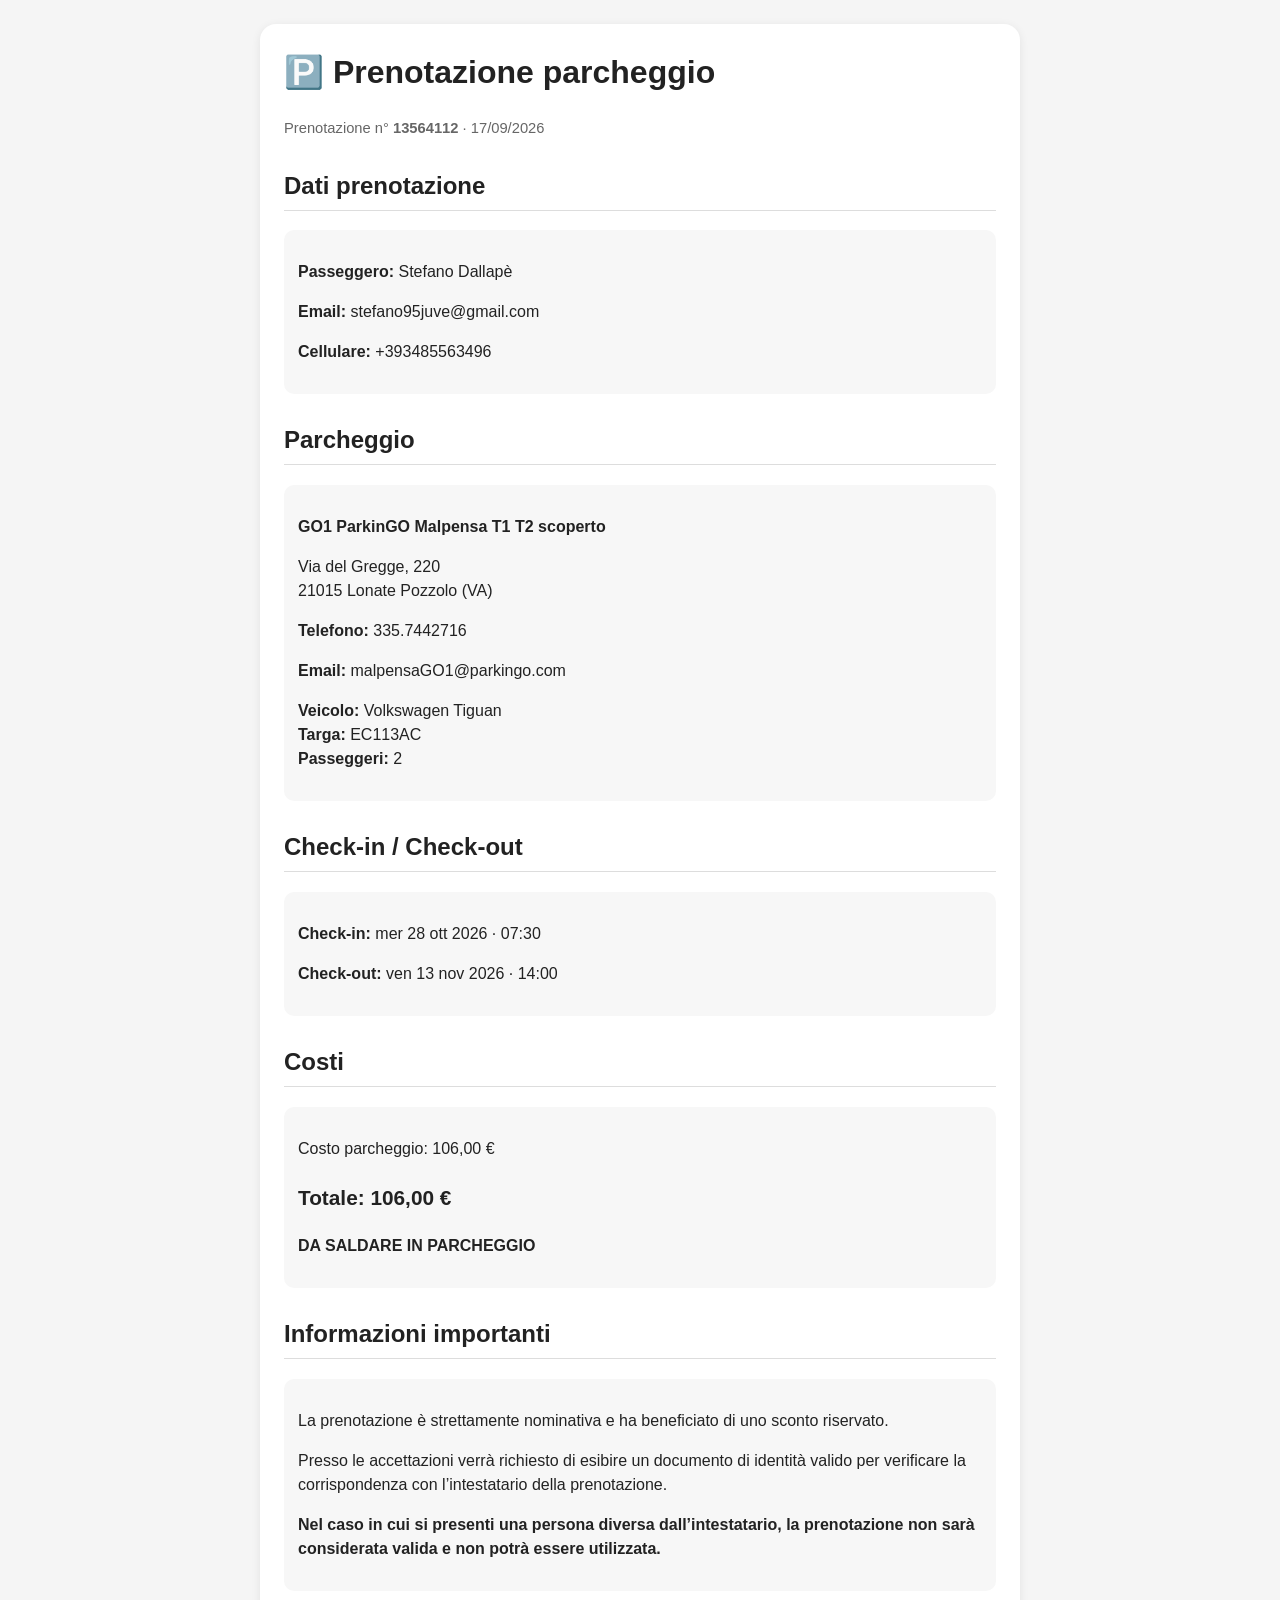
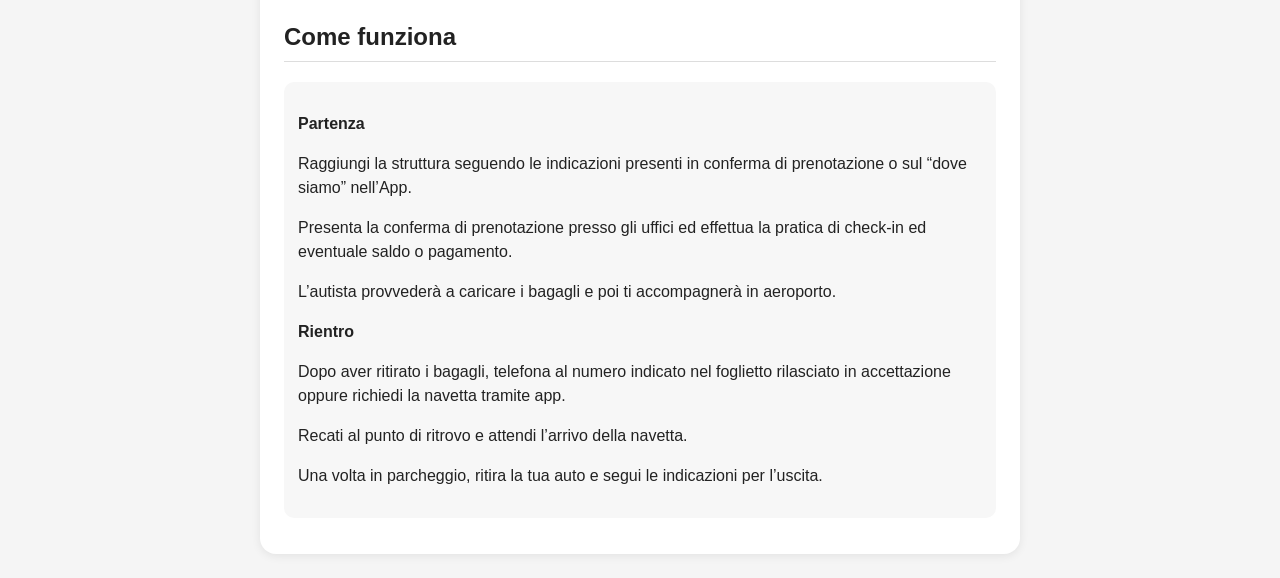
<file: documenti/Stefano/parcheggio/Prenotazione_13564112.html>
<!DOCTYPE html>
<html lang="it">
<head>
<meta charset="UTF-8">
<meta name="viewport" content="width=device-width, initial-scale=1.0">
<title>Prenotazione parcheggio – 13564112</title>
<style>
body{font-family:Arial,sans-serif;line-height:1.5;max-width:760px;margin:0 auto;padding:24px;background:#f5f5f5;color:#222}.card{background:#fff;padding:24px;border-radius:16px;box-shadow:0 2px 10px rgba(0,0,0,.08)}h1{margin-top:0}h2{margin-top:28px;border-bottom:1px solid #ddd;padding-bottom:6px}.box{padding:14px;background:#f7f7f7;border-radius:10px;margin:12px 0}.important{font-weight:700}.total{font-size:1.3em;font-weight:700}.small{color:#666;font-size:.92em}a{color:#075985}
</style>
</head>
<body>
<div class="card">
<h1>🅿️ Prenotazione parcheggio</h1>
<p class="small">Prenotazione n° <strong>13564112</strong> · 17/09/2026</p>

<h2>Dati prenotazione</h2>
<div class="box">
<p><strong>Passeggero:</strong> Stefano Dallapè</p>
<p><strong>Email:</strong> stefano95juve@gmail.com</p>
<p><strong>Cellulare:</strong> +393485563496</p>
</div>

<h2>Parcheggio</h2>
<div class="box">
<p><strong>GO1 ParkinGO Malpensa T1 T2 scoperto</strong></p>
<p>Via del Gregge, 220<br>21015 Lonate Pozzolo (VA)</p>
<p><strong>Telefono:</strong> 335.7442716</p>
<p><strong>Email:</strong> malpensaGO1@parkingo.com</p>
<p><strong>Veicolo:</strong> Volkswagen Tiguan<br><strong>Targa:</strong> EC113AC<br><strong>Passeggeri:</strong> 2</p>
</div>

<h2>Check-in / Check-out</h2>
<div class="box">
<p><strong>Check-in:</strong> mer 28 ott 2026 · 07:30</p>
<p><strong>Check-out:</strong> ven 13 nov 2026 · 14:00</p>
</div>

<h2>Costi</h2>
<div class="box">
<p>Costo parcheggio: 106,00 €</p>
<p class="total">Totale: 106,00 €</p>
<p class="important">DA SALDARE IN PARCHEGGIO</p>
</div>

<h2>Informazioni importanti</h2>
<div class="box">
<p>La prenotazione è strettamente nominativa e ha beneficiato di uno sconto riservato.</p>
<p>Presso le accettazioni verrà richiesto di esibire un documento di identità valido per verificare la corrispondenza con l’intestatario della prenotazione.</p>
<p class="important">Nel caso in cui si presenti una persona diversa dall’intestatario, la prenotazione non sarà considerata valida e non potrà essere utilizzata.</p>
</div>

<h2>Come funziona</h2>
<div class="box">
<p><strong>Partenza</strong></p>
<p>Raggiungi la struttura seguendo le indicazioni presenti in conferma di prenotazione o sul “dove siamo” nell’App.</p>
<p>Presenta la conferma di prenotazione presso gli uffici ed effettua la pratica di check-in ed eventuale saldo o pagamento.</p>
<p>L’autista provvederà a caricare i bagagli e poi ti accompagnerà in aeroporto.</p>
<p><strong>Rientro</strong></p>
<p>Dopo aver ritirato i bagagli, telefona al numero indicato nel foglietto rilasciato in accettazione oppure richiedi la navetta tramite app.</p>
<p>Recati al punto di ritrovo e attendi l’arrivo della navetta.</p>
<p>Una volta in parcheggio, ritira la tua auto e segui le indicazioni per l’uscita.</p>
</div>
</div>
</body>
</html>
</file>
<file: assets/fonts.css>
/* Font self-hostati: nessuna chiamata a CDN esterni, il sito funziona anche
   scompattato da uno zip su un dominio qualunque. Otto file, 172 kB.

   Gli unicode-range non sono decorativi: dicono al browser quale file scaricare
   per quale carattere, e sono l'unico motivo per cui i macron delle
   traslitterazioni (Ōsaka, Kyūshū, takkyūbin) non cadono su un font di sistema
   in mezzo a una parola. Il file "ext" si scarica solo se in pagina c'e' un
   carattere che lo richiede. */

/* latin */
@font-face{
  font-family:"Instrument Serif";
  font-style:normal;font-weight:400;font-display:swap;
  src:url("fonts/instrumentserif.woff2") format("woff2");
  unicode-range:U+0000-00FF,U+0131,U+0152-0153,U+02BB-02BC,U+02C6,U+02DA,
                U+02DC,U+0304,U+0308,U+0329,U+2000-206F,U+20AC,U+2122,U+2191,
                U+2193,U+2212,U+2215,U+FEFF,U+FFFD;
}
/* latin-ext: qui vivono ō, ū, Ō */
@font-face{
  font-family:"Instrument Serif";
  font-style:normal;font-weight:400;font-display:swap;
  src:url("fonts/instrumentserif-ext.woff2") format("woff2");
  unicode-range:U+0100-02BA,U+02BD-02C5,U+02C7-02CC,U+02CE-02D7,U+02DD-02FF,
                U+0304,U+0308,U+0329,U+1D00-1DBF,U+1E00-1E9F,U+1EF2-1EFF,
                U+2020,U+20A0-20AB,U+20AD-20C0,U+2113,U+2C60-2C7F,U+A720-A7FF;
}
/* Il corsivo serve solo per "2026" nel titolo: niente latin-ext. */
@font-face{
  font-family:"Instrument Serif";
  font-style:italic;font-weight:400;font-display:swap;
  src:url("fonts/instrumentserif-italic.woff2") format("woff2");
}

/* Manrope e JetBrains Mono sono variabili: un file solo copre tutti i pesi. */
@font-face{
  font-family:"Manrope";
  font-style:normal;font-weight:200 800;font-display:swap;
  src:url("fonts/manrope-var.woff2") format("woff2");
  unicode-range:U+0000-00FF,U+0131,U+0152-0153,U+02BB-02BC,U+02C6,U+02DA,
                U+02DC,U+0304,U+0308,U+0329,U+2000-206F,U+20AC,U+2122,U+2191,
                U+2193,U+2212,U+2215,U+FEFF,U+FFFD;
}
@font-face{
  font-family:"Manrope";
  font-style:normal;font-weight:200 800;font-display:swap;
  src:url("fonts/manrope-var-ext.woff2") format("woff2");
  unicode-range:U+0100-02BA,U+02BD-02C5,U+02C7-02CC,U+02CE-02D7,U+02DD-02FF,
                U+0304,U+0308,U+0329,U+1D00-1DBF,U+1E00-1E9F,U+1EF2-1EFF,
                U+2020,U+20A0-20AB,U+20AD-20C0,U+2113,U+2C60-2C7F,U+A720-A7FF;
}
@font-face{
  font-family:"JetBrains Mono";
  font-style:normal;font-weight:100 800;font-display:swap;
  src:url("fonts/jetbrainsmono-var.woff2") format("woff2");
  unicode-range:U+0000-00FF,U+0131,U+0152-0153,U+02BB-02BC,U+02C6,U+02DA,
                U+02DC,U+0304,U+0308,U+0329,U+2000-206F,U+20AC,U+2122,U+2191,
                U+2193,U+2212,U+2215,U+FEFF,U+FFFD;
}
@font-face{
  font-family:"JetBrains Mono";
  font-style:normal;font-weight:100 800;font-display:swap;
  src:url("fonts/jetbrainsmono-var-ext.woff2") format("woff2");
  unicode-range:U+0100-02BA,U+02BD-02C5,U+02C7-02CC,U+02CE-02D7,U+02DD-02FF,
                U+0304,U+0308,U+0329,U+1D00-1DBF,U+1E00-1E9F,U+1EF2-1EFF,
                U+2020,U+20A0-20AB,U+20AD-20C0,U+2113,U+2C60-2C7F,U+A720-A7FF;
}

/* Subset dei soli 23 caratteri giapponesi che il sito disegna davvero:
   の 京 別 化 大 奈 宮 岡 島 広 府 文 日 本 東 根 沖 福 箱 縄 良 都 阪
   Se ne aggiungi uno VISIBILE va rigenerato il subset, altrimenti quel
   carattere cade su un font di sistema e stona. Per controllare, cerca
   [぀-ヿ一-鿿] nelle pagine e confronta con la lista qui sopra.
   Rigenerazione:
   fonts.googleapis.com/css2?family=Noto+Serif+JP:wght@400&text=<i caratteri> */
@font-face{
  font-family:"Noto Serif JP";
  font-style:normal;font-weight:400;font-display:swap;
  src:url("fonts/notoserifjp-subset.woff2") format("woff2");
  unicode-range:U+306e,U+4eac,U+5225,U+5316,U+5927,U+5948,U+5bae,U+5ca1,
                U+5cf6,U+5e83,U+5e9c,U+6587,U+65e5,U+672c,U+6771,U+6839,
                U+6c96,U+798f,U+7bb1,U+7e04,U+826f,U+90fd,U+962a;
}
</file>
<file: assets/site.css>
/* Palette urushi: fondo di lacca nero-blu, testo di seta grezza, indaco e oro.
   L'unico rosso e' il vermiglio, e serve solo per i voli e gli avvisi:
   se lo usi anche altrove smette di voler dire "attenzione". */
:root{
  --sumi:#0e1218;
  --sumi-2:#151c25;
  --sumi-3:#1e2833;
  --kinari:#e9e3d7;
  --kinari-soft:#a2adb8;
  --ai:#86abdf;
  --ai-deep:#3d5f93;
  --kin:#cfa646;
  --shu:#e0705a;
  --rule:rgba(233,227,215,.12);
  --rule-kin:rgba(207,166,70,.34);
  --rail:4.6rem;
  --pad:clamp(1.15rem,5vw,3rem);
}
*{box-sizing:border-box}
html{-webkit-text-size-adjust:100%;scroll-behavior:smooth}
@media(prefers-reduced-motion:reduce){html{scroll-behavior:auto}}
body{
  margin:0;background:var(--sumi);color:var(--kinari);
  font-family:"Manrope",system-ui,sans-serif;font-size:16px;font-weight:400;
  line-height:1.6;-webkit-font-smoothing:antialiased;
}
/* Il riflesso di luce sulla lacca: una sola sorgente in alto, ferma. */
body::before{
  content:"";position:fixed;inset:0;pointer-events:none;z-index:0;
  background:
    radial-gradient(120% 55% at 50% -18%,rgba(134,171,223,.13),transparent 62%),
    radial-gradient(80% 40% at 88% 4%,rgba(207,166,70,.07),transparent 60%);
}
.wrap{position:relative;z-index:1;max-width:62rem;margin:0 auto;padding:0 var(--pad)}
a{color:var(--ai);text-decoration-thickness:1px;text-underline-offset:3px}
a:hover{color:var(--kinari)}

.mono{font-family:"JetBrains Mono",ui-monospace,monospace;font-weight:400}
.jp{font-family:"Noto Serif JP",serif;font-weight:400}

/* ---------- intestazione ---------- */
.hero{padding:clamp(2.5rem,9vw,5.5rem) 0 clamp(1.75rem,5vw,3rem);position:relative}
.eyebrow{
  font-family:"JetBrains Mono",monospace;font-size:.68rem;letter-spacing:.26em;
  text-transform:uppercase;color:var(--kin);margin:0 0 1.5rem;
}
.hero h1{
  font-family:"Instrument Serif",serif;font-weight:400;
  font-size:clamp(3.1rem,14vw,7rem);line-height:.88;letter-spacing:-.015em;
  margin:0 0 .7rem;
}
.hero h1 em{font-style:italic;color:var(--kin)}
.hero .dates{
  font-family:"Instrument Serif",serif;font-size:clamp(1.1rem,3.6vw,1.6rem);
  color:var(--kinari-soft);margin:0 0 2.1rem;max-width:34ch;
}

/* Il marchio verticale: scrittura giapponese dall'alto in basso, appesa a un
   filo d'oro. E' la firma della pagina, non ripeterla altrove. */
.mark{
  position:absolute;top:clamp(2.4rem,8vw,5.2rem);right:0;
  display:flex;flex-direction:column;align-items:center;gap:.7rem;
  color:var(--kin);
}
.mark .glyphs{
  writing-mode:vertical-rl;font-family:"Noto Serif JP",serif;
  font-size:clamp(1.5rem,5vw,2.2rem);letter-spacing:.18em;
}
.mark .thread{width:1px;flex:1;min-height:clamp(2rem,7vw,3.4rem);background:linear-gradient(var(--kin),transparent)}

.routestrip{
  display:flex;flex-wrap:wrap;align-items:center;gap:.4rem .6rem;
  border-top:1px solid var(--rule-kin);border-bottom:1px solid var(--rule-kin);
  padding:.95rem 0;font-family:"JetBrains Mono",monospace;
  font-size:clamp(.74rem,2.8vw,.9rem);
}
.routestrip b{font-weight:500;color:var(--kinari)}
.routestrip i{font-style:normal;color:var(--ai-deep)}
.routestrip .air{color:var(--shu)}
.counter{
  margin:1.7rem 0 0;font-family:"JetBrains Mono",monospace;font-size:.74rem;
  letter-spacing:.15em;text-transform:uppercase;color:var(--kinari-soft);
}
.counter b{color:var(--kin);font-weight:500;font-size:1.15rem}

/* ---------- sezioni ---------- */
section{padding:clamp(2.8rem,8vw,4.8rem) 0;border-top:1px solid var(--rule)}
section:first-of-type{border-top:0}
.shead{margin:0 0 2rem;display:flex;align-items:flex-start;gap:1.1rem}
.shead .idx{
  font-family:"JetBrains Mono",monospace;font-size:.68rem;letter-spacing:.1em;
  color:var(--kin);padding-top:.85rem;flex:none;
}
.shead h2{
  font-family:"Instrument Serif",serif;font-weight:400;letter-spacing:-.01em;
  font-size:clamp(1.9rem,6.4vw,2.9rem);margin:0;line-height:1.05;
}
.shead p{margin:.55rem 0 0;color:var(--kinari-soft);max-width:46ch}

/* ---------- voli ---------- */
.flights{display:grid;gap:.75rem}
.flight{
  background:var(--sumi-2);border:1px solid var(--rule);
  border-left:2px solid var(--shu);padding:1rem 1.15rem;display:grid;gap:.6rem;
}
.flight-top{
  display:flex;justify-content:space-between;align-items:baseline;gap:1rem;
  font-family:"JetBrains Mono",monospace;font-size:.7rem;letter-spacing:.12em;
  text-transform:uppercase;color:var(--kinari-soft);
}
.flight-mid{display:flex;align-items:center;gap:.9rem}
.flight-mid .code{
  font-family:"Instrument Serif",serif;font-size:clamp(1.6rem,6.5vw,2.2rem);
  line-height:1;white-space:nowrap;
}
.flight-mid .code .mono{font-size:.44em;color:var(--kinari-soft);letter-spacing:.04em}
.flight-mid .span{
  flex:1;height:1px;background:repeating-linear-gradient(to right,var(--ai-deep) 0 5px,transparent 5px 10px);
}
.flight-bot{
  display:flex;flex-wrap:wrap;gap:.3rem 1.2rem;
  font-family:"JetBrains Mono",monospace;font-size:.76rem;color:var(--kinari-soft);
}
.flight-bot b{color:var(--kinari);font-weight:500}
.tbd{color:var(--shu)}

/* ---------- il binario dei giorni ---------- */
.days{display:grid}
.day{
  display:grid;grid-template-columns:var(--rail) 1fr;
  column-gap:clamp(.9rem,3vw,1.5rem);padding:0 0 2.2rem;
}
/* La data vive nel binario di sinistra: mese piccolo, numero grande, giorno. */
.day-mark{
  position:relative;text-align:right;padding-right:clamp(.9rem,3vw,1.5rem);
  font-family:"JetBrains Mono",monospace;line-height:1;
}
.day-mark::after{
  content:"";position:absolute;right:0;top:.15rem;bottom:-2.2rem;width:1px;
  background:var(--rule-kin);
}
.day:last-child .day-mark::after{bottom:auto;height:2.5rem}
/* Il rombo sul filo: geometrico, non un pallino. */
.day-mark::before{
  content:"";position:absolute;right:-3.5px;top:.55rem;width:7px;height:7px;
  background:var(--kin);transform:rotate(45deg);
}
.day.air .day-mark::before{background:var(--shu)}
.day-mark .dnum{display:block;font-size:clamp(1.5rem,5.5vw,2rem);font-weight:300;color:var(--kinari)}
.day-mark .dwd{display:block;font-size:.62rem;letter-spacing:.16em;text-transform:uppercase;color:var(--kin);margin-top:.35rem}
.day-mark .dmon{display:block;font-size:.62rem;letter-spacing:.16em;text-transform:uppercase;color:var(--kinari-soft);margin-top:.2rem}
.day-mark .drange{display:block;font-size:.62rem;letter-spacing:.1em;color:var(--kinari-soft);margin-top:.5rem}

/* Sul telefono il binario si restringe: la colonna del testo vale piu' della
   spaziatura, e la data ci sta lo stesso. */
@media(max-width:30rem){:root{--rail:3.4rem}}

.day-body{min-width:0;padding-top:.1rem}
.day-head{display:flex;flex-wrap:wrap;align-items:baseline;gap:.55rem .8rem;margin-bottom:.5rem}
.day-body h3{
  font-family:"Instrument Serif",serif;font-weight:400;
  font-size:clamp(1.5rem,5.5vw,2.1rem);margin:0;line-height:1.05;
}
.day-body h3 .jp{font-size:.5em;color:var(--kin);margin-left:.55rem;vertical-align:.16em;letter-spacing:.06em}
.tag{
  font-family:"JetBrains Mono",monospace;font-size:.64rem;letter-spacing:.12em;
  text-transform:uppercase;color:var(--kinari-soft);
  border:1px solid var(--rule);padding:.16rem .55rem;
}
.tag.hot{color:var(--shu);border-color:rgba(224,112,90,.4)}
.day-body ul{margin:.5rem 0 0;padding-left:1.05rem}
.day-body li{margin:.32rem 0}
.day-body li::marker{color:var(--ai-deep)}
.day-body li b{font-weight:700;color:var(--kinari)}

/* La tratta chiude il giorno da cui si parte, non quello in cui si arriva:
   se cambi il mezzo di uno spostamento, la classe .air va spostata di conseguenza. */
.leg{
  display:flex;align-items:center;gap:.75rem;margin:1.15rem 0 0;
  font-family:"JetBrains Mono",monospace;font-size:.67rem;letter-spacing:.13em;
  text-transform:uppercase;color:var(--kinari-soft);
}
.leg::before{content:"";width:1.7rem;height:1px;flex:none;background:var(--ai-deep)}
.leg.air::before{background:repeating-linear-gradient(to right,var(--shu) 0 4px,transparent 4px 8px)}
.leg .m{color:var(--ai)}
.leg.air .m{color:var(--shu)}

/* ---------- note ---------- */
.note{
  margin:.9rem 0 0;padding:.65rem .85rem;background:var(--sumi-2);
  border-left:2px solid var(--ai-deep);font-size:.9rem;color:var(--kinari-soft);
}
.note b{font-weight:700;color:var(--kinari)}
.note.warn{border-left-color:var(--shu)}
.note.tip{border-left-color:var(--kin)}

/* ---------- tabelle ---------- */
.tablewrap{overflow-x:auto;-webkit-overflow-scrolling:touch}
table{border-collapse:collapse;width:100%;min-width:34rem;font-size:.87rem}
th,td{text-align:left;padding:.62rem .7rem;border-bottom:1px solid var(--rule);vertical-align:top}
th{
  font-family:"JetBrains Mono",monospace;font-size:.64rem;letter-spacing:.16em;
  text-transform:uppercase;color:var(--kin);font-weight:500;white-space:nowrap;
}
td{color:var(--kinari-soft)}
td b{color:var(--kinari)}
td.n{font-family:"JetBrains Mono",monospace;white-space:nowrap;color:var(--kinari)}

/* ---------- schede ---------- */
.grid{display:grid;gap:1.5rem}
.tablewrap+.grid,.note+.grid{margin-top:2.3rem}
@media(min-width:46rem){.grid{grid-template-columns:1fr 1fr;gap:1.8rem 2.6rem}}
.card h4{
  font-family:"JetBrains Mono",monospace;font-size:.68rem;letter-spacing:.18em;
  text-transform:uppercase;color:var(--kin);margin:0 0 .6rem;font-weight:500;
  padding-bottom:.5rem;border-bottom:1px solid var(--rule);
}
.card p{margin:0 0 .55rem;color:var(--kinari-soft)}
.card ul{margin:0;padding-left:1.05rem;color:var(--kinari-soft)}
.card li{margin:.26rem 0}
.card li::marker{color:var(--ai-deep)}
.card b{color:var(--kinari)}

/* ---------- conto delle notti ---------- */
.ledger{
  display:flex;flex-wrap:wrap;gap:.6rem;margin:1.6rem 0 0;
  font-family:"JetBrains Mono",monospace;font-size:.72rem;
}
.ledger span{
  border:1px solid var(--rule);padding:.35rem .7rem;color:var(--kinari-soft);
}
.ledger span b{color:var(--kin);font-weight:500}
.ledger .tot{border-color:var(--rule-kin);color:var(--kinari)}

/* ---------- checklist ---------- */
.check{list-style:none;margin:0;padding:0;columns:1}
@media(min-width:46rem){.check{columns:2;column-gap:2.6rem}}
.check li{margin:0 0 .55rem;break-inside:avoid}
.check label{display:flex;gap:.65rem;align-items:flex-start;cursor:pointer}
.check input{margin-top:.38rem;accent-color:var(--kin);flex:none;width:1rem;height:1rem}
.check input:checked+span{color:var(--kinari-soft);text-decoration:line-through}

/* ---------- appunti ---------- */
.nota textarea{
  width:100%;min-height:9.5rem;resize:vertical;
  padding:.85rem .95rem;background:var(--sumi-2);color:var(--kinari);
  border:1px solid var(--rule);
  font-family:"Manrope",system-ui,sans-serif;font-size:1rem;line-height:1.6;
}
.nota textarea:focus{border-color:var(--ai-deep);outline:none}
.nota textarea:disabled{opacity:.55;cursor:not-allowed}
.nota-bar{
  display:flex;justify-content:space-between;align-items:baseline;gap:1rem;
  margin:.55rem 0 0;font-family:"JetBrains Mono",monospace;font-size:.66rem;
  letter-spacing:.1em;color:var(--kinari-soft);
}
.nota-bar button{
  font:inherit;letter-spacing:.14em;text-transform:uppercase;
  background:none;border:1px solid var(--rule);
  padding:.32rem .65rem;color:var(--kin);cursor:pointer;
}
.nota-bar button:hover{border-color:var(--rule-kin)}

footer{
  border-top:1px solid var(--rule);padding:2.2rem 0 3.2rem;
  font-family:"JetBrains Mono",monospace;font-size:.68rem;letter-spacing:.12em;
  text-transform:uppercase;color:var(--kinari-soft);
}

/* ---------- movimento ---------- */
.reveal{opacity:0;transform:translateY(10px);transition:opacity .55s ease,transform .55s ease}
.reveal.in{opacity:1;transform:none}
@media(prefers-reduced-motion:reduce){
  .reveal{opacity:1;transform:none;transition:none}
}
:focus-visible{outline:2px solid var(--kin);outline-offset:3px}


/* ---------- itinerario in schede indipendenti ---------- */
#itinerario .days{
  display:grid;
  grid-template-columns:1fr;
  gap:1rem;
  align-items:stretch;
}
#itinerario .day{
  display:grid;
  grid-template-columns:3.8rem minmax(0,1fr);
  gap:1rem;
  padding:1.15rem;
  margin:0;
  background:linear-gradient(145deg,rgba(30,40,51,.92),rgba(21,28,37,.92));
  border:1px solid var(--rule);
  border-radius:12px;
  min-width:0;
}
#itinerario .day-mark{
  padding-right:.8rem;
  text-align:center;
}
#itinerario .day-mark::after{display:none}
#itinerario .day-mark::before{
  right:.05rem;
  top:.35rem;
  width:6px;
  height:6px;
}
#itinerario .day-body{min-width:0}
#itinerario .day-head{align-items:flex-start}
#itinerario .day-body h3{font-size:clamp(1.35rem,3vw,1.8rem)}
#itinerario .day-body ul{padding-left:1rem}
#itinerario .day .note{font-size:.86rem}
@media(min-width:46rem){
  #itinerario .days{grid-template-columns:repeat(2,minmax(0,1fr));gap:1.1rem}
  #itinerario .day{grid-template-columns:3.25rem minmax(0,1fr);gap:.85rem;padding:1rem}
}
@media(max-width:30rem){
  #itinerario .day{grid-template-columns:2.9rem minmax(0,1fr);gap:.8rem;padding:.85rem}
  #itinerario .day-mark{padding-right:.65rem}
  #itinerario .day-mark .dnum{font-size:1.45rem}
}


/* ---------- menu selezionabile per ogni giornata ---------- */
#itinerario .days{display:grid;grid-template-columns:1fr;gap:.65rem}
#itinerario .day-menu{min-width:0;margin:0;padding:0;background:linear-gradient(145deg,rgba(30,40,51,.92),rgba(21,28,37,.92));border:1px solid var(--rule);border-radius:12px;overflow:hidden}
#itinerario .day-menu-summary{list-style:none;cursor:pointer;display:grid;grid-template-columns:3.2rem minmax(0,1fr) 1.2rem;align-items:center;gap:.9rem;padding:1rem 1.1rem}
#itinerario .day-menu-summary::-webkit-details-marker{display:none}
#itinerario .day-menu-summary::after{content:"+";font-size:1.35rem;color:var(--kin);text-align:center;font-family:"JetBrains Mono",monospace}
#itinerario .day-menu[open] .day-menu-summary::after{content:"−"}
#itinerario .day-menu-summary .day-mark{padding:0;text-align:center}
#itinerario .day-menu-summary .day-mark::before,#itinerario .day-menu-summary .day-mark::after{display:none}
#itinerario .day-menu-summary .day-mark .dnum{font-size:1.65rem}
#itinerario .day-menu-summary .day-head{margin:0;min-width:0;align-items:center}
#itinerario .day-menu-summary .day-head h3{font-family:"Instrument Serif",serif;font-weight:400;font-size:clamp(1.25rem,3.8vw,1.7rem);line-height:1.15;margin:0}
#itinerario .day-menu-summary .tag{font-size:.58rem}
#itinerario .day-content{padding:0 1.1rem 1.15rem 5.2rem;border-top:1px solid var(--rule)}
#itinerario .day-content ul{margin:.8rem 0 0;padding-left:1rem}
#itinerario .day-content li{margin:.35rem 0}
#itinerario .day-content .note{font-size:.86rem}
@media(min-width:46rem){#itinerario .days{grid-template-columns:1fr}#itinerario .day-menu-summary{padding:1rem 1.25rem;grid-template-columns:3.4rem minmax(0,1fr) 1.4rem}#itinerario .day-content{padding-left:5.7rem}}
@media(max-width:30rem){#itinerario .day-menu-summary{grid-template-columns:2.7rem minmax(0,1fr) 1rem;gap:.65rem;padding:.85rem}#itinerario .day-menu-summary .day-mark .dnum{font-size:1.4rem}#itinerario .day-menu-summary .day-head h3{font-size:1.25rem}#itinerario .day-content{padding:0 .85rem .95rem 4.2rem}}


/* ---------- mappa del viaggio e shopping ---------- */
.map-frame{position:relative;width:100%;height:clamp(280px,52vw,440px);overflow:hidden;border:1px solid var(--rule-kin);border-radius:12px;background:var(--sumi-2)}
.map-frame iframe{display:block;width:100%;height:100%;border:0}
.map-frame.illustrated-map{height:clamp(340px,68vw,600px);min-height:340px;background:#142b3d}
.map-frame.illustrated-map svg{display:block;width:100%;height:100%;min-height:340px}
@media(max-width:520px){.map-frame.illustrated-map{height:500px}.map-frame.illustrated-map svg{min-height:500px}}
.map-pins{margin-top:1rem;padding:1rem 1.1rem;background:var(--sumi-2);border:1px solid var(--rule);border-radius:10px;display:grid;gap:.7rem}
.map-pins>b{font-family:"JetBrains Mono",monospace;font-size:.72rem;letter-spacing:.12em;text-transform:uppercase;color:var(--kin)}
.map-pin-links{display:flex;flex-wrap:wrap;gap:.5rem}
.map-pin-links a{display:inline-block;padding:.35rem .65rem;border:1px solid var(--rule);border-radius:999px;font-size:.82rem;text-decoration:none}
.shop-suggestions{margin-top:1rem}
.shop-suggestions ul{margin:.5rem 0 0;padding-left:1.1rem}
.shop-suggestions li{margin:.45rem 0}
.shop-suggestions a{white-space:nowrap}

/* ---------- Japanese culture ambient background ---------- */
.japan-pattern{position:fixed;inset:0;width:100%;height:100%;pointer-events:none;z-index:0;opacity:.22;overflow:hidden;filter:saturate(1.35) drop-shadow(0 0 12px rgba(103,215,192,.08))}
.japan-pattern text{opacity:.9}
@media(max-width:700px){.japan-pattern{opacity:.14}}
</file>
